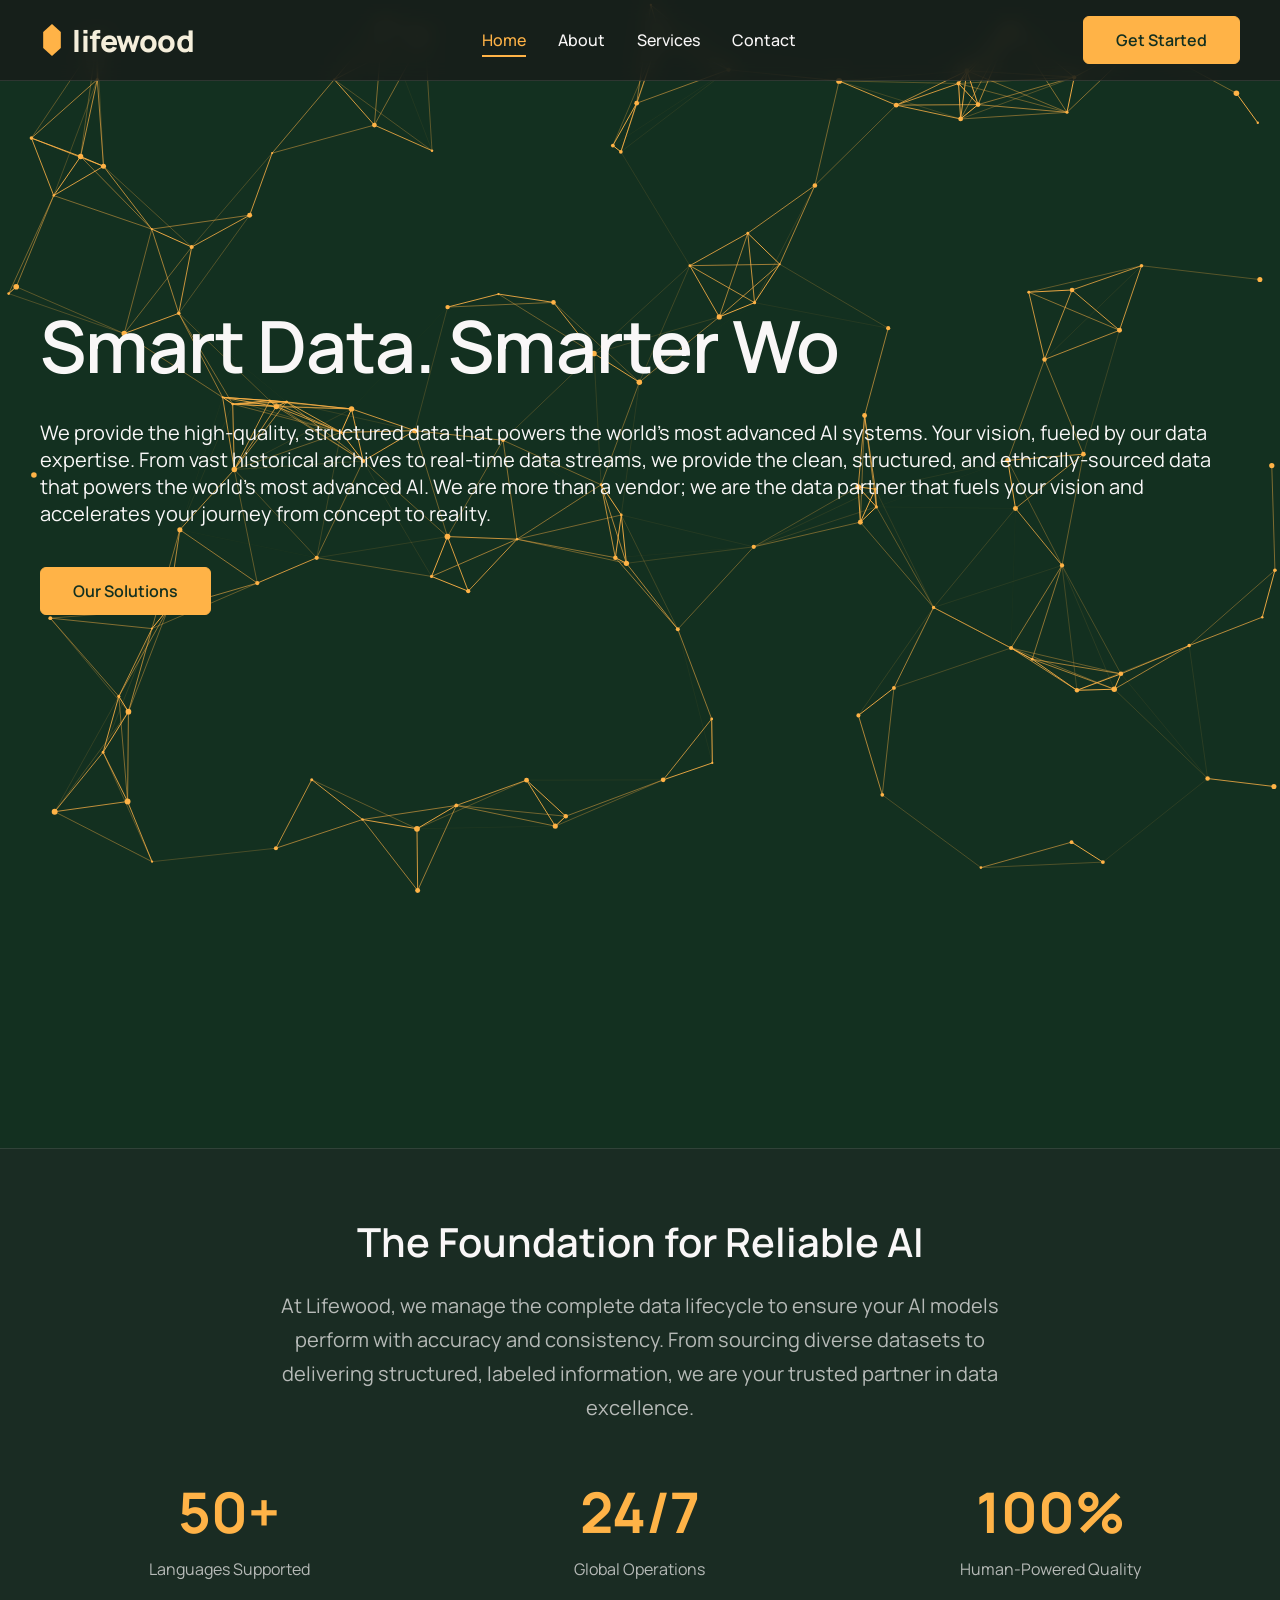
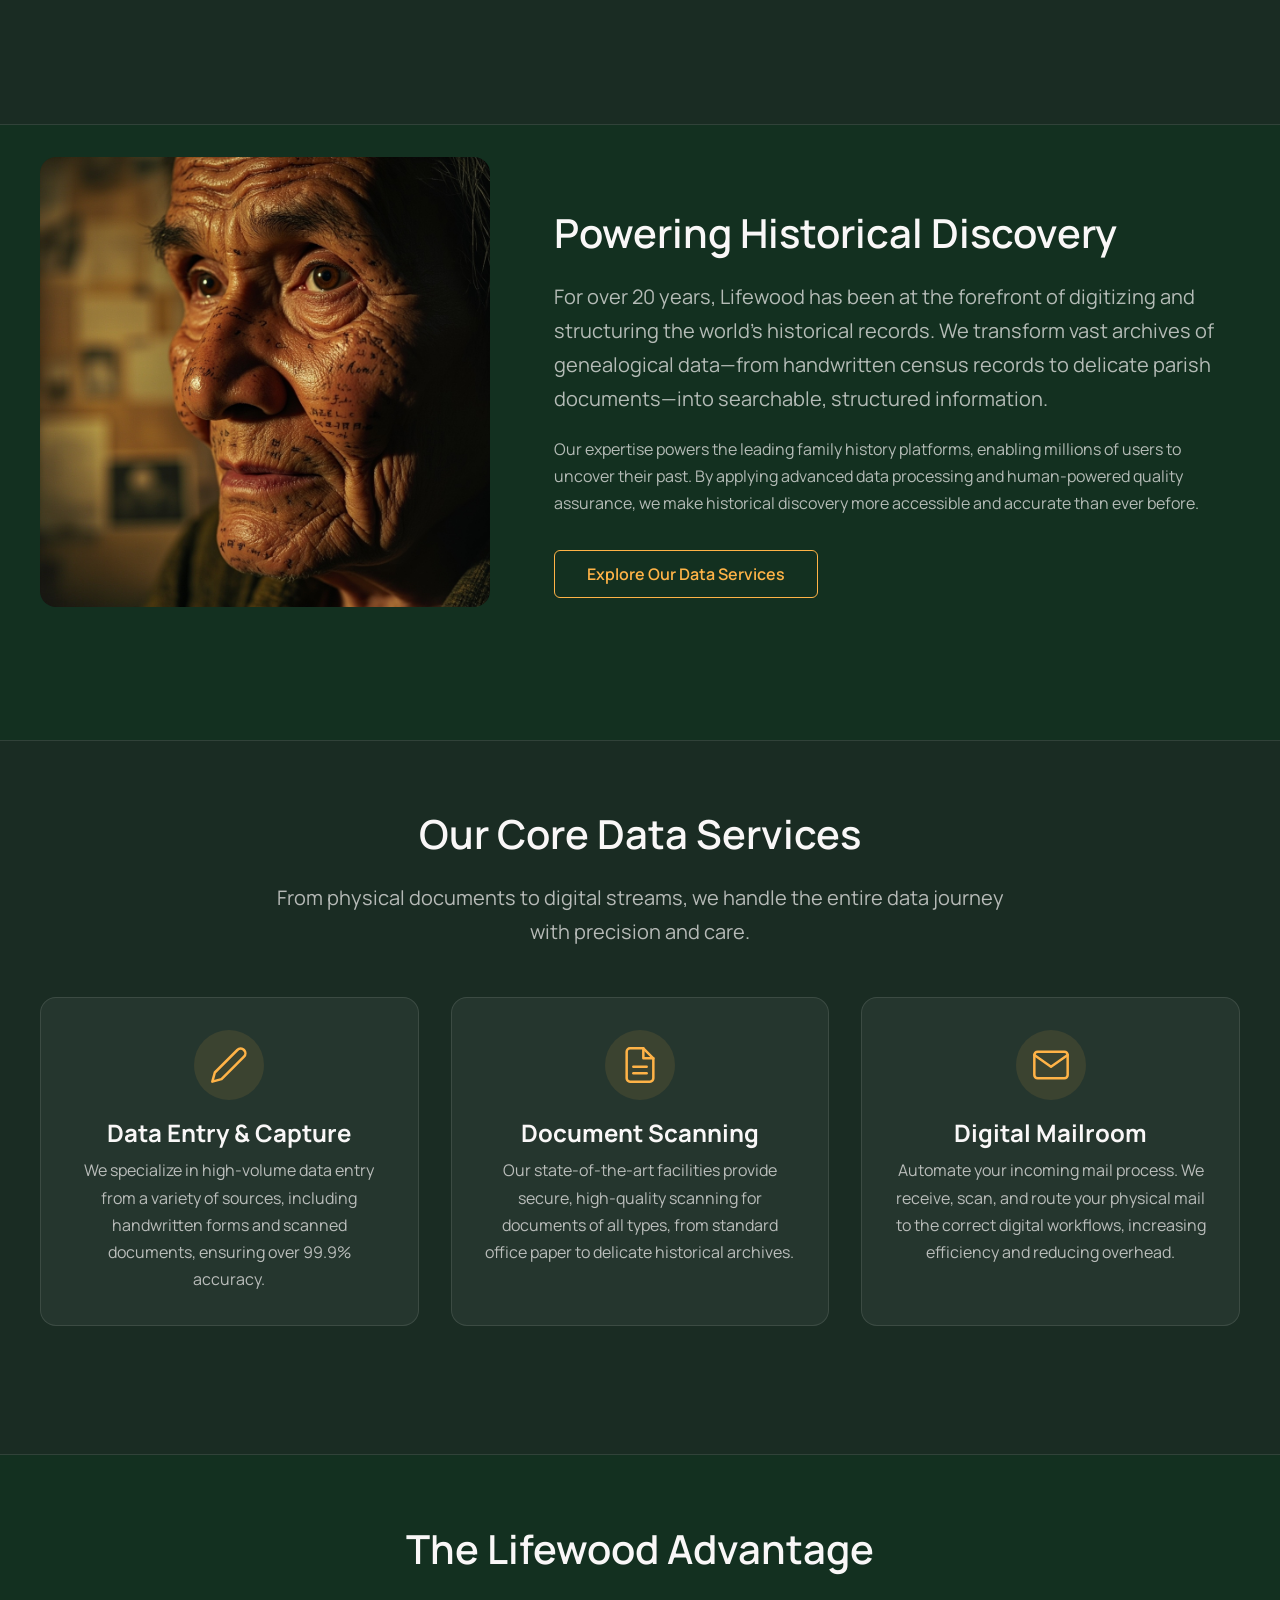
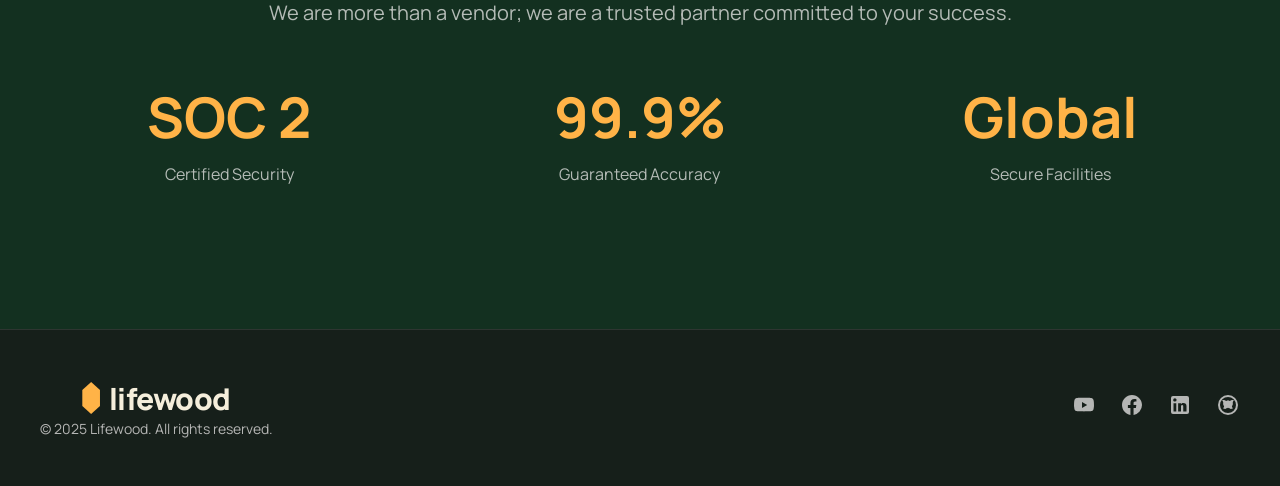
<file: index.html>
<!DOCTYPE html>
<html lang="en">
<head>
  <meta charset="UTF-8">
  <meta name="viewport" content="width=device-width, initial-scale=1.0">
  <title>Lifewood - Smart Data. Smarter World.</title>
  <style>
    /* ------------------- */
    /* ROOT & GLOBAL STYLES */
    /* ------------------- */
    :root {
      --brand-paper-bg: #f5eedb;
      --brand-dark-serpent: #133020;
      --brand-castleton-green: #046241;
      --brand-accent-saffron: #FFB347;
      --brand-white: #ffffff;
      --brand-sea-salt: #F9F7F7;
      /* Adjusted for dark theme */
      --brand-light-text-muted: rgba(249, 247, 247, 0.7);
      --red-600: #dc2626;
    }

    html { scroll-behavior: smooth; }

    body {
      margin: 0;
      font-family: 'Manrope', sans-serif;
      /* --- MODIFIED FOR DARK THEME --- */
      background-color: var(--brand-dark-serpent);
      color: var(--brand-sea-salt);
      -webkit-font-smoothing: antialiased;
      overflow-x: hidden;
    }

    /* --- NEW STYLE FOR CANVAS BACKGROUND --- */
    #particle-canvas {
      position: fixed;
      top: 0;
      left: 0;
      width: 100%;
      height: 100vh;
      z-index: -1; /* Places canvas behind all content */
    }

    /* ------------------- */
    /* HEADER & NAVIGATION */
    /* ------------------- */
    .header {
      /* --- MODIFIED HEADER COLOR --- */
      background-color: rgba(25, 25, 25, 0.7); /* Changed from dark green to dark charcoal */
      backdrop-filter: blur(10px);
      position: sticky;
      top: 0;
      z-index: 50;
      border-bottom: 1px solid rgba(249, 247, 247, 0.1);
    }

    .navbar { display: flex; justify-content: space-between; align-items: center; height: 80px; }

    .logo {
      display: flex;
      align-items: center;
      gap: 0.5rem;
      text-decoration: none;
      color: var(--brand-accent-saffron);
    }

    .logo-icon {
      height: 2rem;
      width: auto;
    }

    .logo-text {
      font-family: 'Manrope', sans-serif;
      font-size: 1.875rem;
      font-weight: 800;
      letter-spacing: -0.5px;
      color: #f5eedb; /* Changed for better contrast */
    }

    .nav-menu { display: none; list-style: none; margin: 0; padding: 0; align-items: center; gap: 2rem; }
    /* --- MODIFIED FOR DARK THEME --- */
    .nav-link { position: relative; text-decoration: none; color: var(--brand-sea-salt); font-weight: 500; transition: color 0.3s ease; padding-bottom: 4px; }
    .nav-link:hover { color: var(--brand-accent-saffron); }
    .nav-link.active { color: var(--brand-accent-saffron); border-bottom: 2px solid var(--brand-accent-saffron); }
    .nav-cta { display: none; }
    .mobile-menu-toggle { display: block; background: none; border: none; cursor: pointer; color: var(--brand-sea-salt); }
    .icon-menu, .icon-close { width: 2rem; height: 2rem; }
    /* --- MODIFIED FOR DARK THEME --- */
    .mobile-nav { display: none; position: fixed; inset: 0; background-color: rgba(19, 48, 32, 0.95); backdrop-filter: blur(8px); z-index: 100; }
    .mobile-nav.is-open { display: block; }
    .mobile-nav-header { display: flex; justify-content: flex-end; padding: 1.5rem; }
    .mobile-nav-links { display: flex; flex-direction: column; align-items: center; justify-content: center; height: calc(100% - 80px); list-style: none; padding: 0; margin: 0; gap: 2rem; }
    .mobile-nav-link { font-family: 'Manrope', sans-serif; font-size: 1.75rem; font-weight: 600; color: var(--brand-sea-salt); text-decoration: none; }

    /* ------------------- */
    /* BUTTONS */
    /* ------------------- */
    .btn { display: inline-block; padding: 0.75rem 2rem; border-radius: 0.375rem; text-decoration: none; font-family: 'Manrope', sans-serif; font-weight: 600; font-size: 1rem; transition: all 0.3s ease; border: 1px solid; }
    .btn-primary { background-color: var(--brand-accent-saffron); border-color: var(--brand-accent-saffron); color: var(--brand-dark-serpent); }
    .btn-primary:hover { background-color: #E79651; border-color: #E79651; transform: translateY(-2px); }
    .btn-secondary { border-color: var(--brand-accent-saffron); color: var(--brand-accent-saffron); }
    .btn-secondary:hover { background-color: var(--brand-accent-saffron); color: var(--brand-dark-serpent); transform: translateY(-2px); }

    /* ------------------- */
    /* PAGE STRUCTURE & TYPOGRAPHY */
    /* ------------------- */
    .container { max-width: 1200px; margin-inline: auto; padding-inline: 1.5rem; }
    main { padding-top: 80px; }
    section { padding-block: clamp(4rem, 10vw, 8rem); text-align: center; position: relative; }

    /* --- MODIFIED SECTION BACKGROUND --- */
    .section-bg {
      background-color: #1a2c23; /* A dark, desaturated green-gray for better harmony */
      border-top: 1px solid rgba(249, 247, 247, 0.1);
      border-bottom: 1px solid rgba(249, 247, 247, 0.1);
    }

    .page-header-section { padding-bottom: 2rem; }
    /* --- MODIFIED FOR DARK THEME --- */
    .page-title, .section-title, .content-block h2, .service-list-item h2, .contact-info h2 { font-family: 'Manrope', sans-serif; font-weight: 600; color: var(--brand-sea-salt); }
    .page-title { font-size: clamp(2.5rem, 6vw, 3.5rem); margin: 0; }
    .section-title { font-size: clamp(2rem, 5vw, 2.5rem); margin-bottom: 1rem; }
    .page-subtitle, .section-subtitle { font-size: 1.25rem; color: var(--brand-light-text-muted); max-width: 48rem; margin-inline: auto; line-height: 1.7; }

    /* --- MODIFIED HERO SECTION ALIGNMENT --- */
    .hero-section {
      min-height: calc(100vh - 80px);
      display: flex;
      align-items: flex-start; /* Changed from center to flex-start */
      justify-content: center;
      padding-top: clamp(4rem, 15vh, 10rem); /* Added significant, responsive top padding */
      padding-bottom: 2rem;
    }

    .hero-container { display: flex; flex-direction: column; align-items: center; gap: 2rem; }
    .hero-content { text-align: center; }
    /* --- MODIFIED FOR DARK THEME --- */
    .hero-title { font-family: 'Manrope', sans-serif; font-size: clamp(2.5rem, 8vw, 4.5rem); font-weight: 600; letter-spacing: -1px; margin: 0 0 1.5rem 0; color: var(--brand-sea-salt); }
    .hero-subtitle { margin-bottom: 2.5rem; }
    .hero-image-placeholder img { max-width: 100%; height: auto; border-radius: 1rem; }

    /* ------------------- */
    /* STATS GRID & BENTO GRID */
    /* ------------------- */
    .stats-grid { display: grid; grid-template-columns: repeat(auto-fit, minmax(200px, 1fr)); gap: 2rem; margin-top: 3rem; }
    .stat-card { text-align: center; }
    .stat-number { font-size: clamp(2.5rem, 6vw, 3.5rem); font-weight: 700; color: var(--brand-accent-saffron); margin: 0; }
    .stat-label { font-size: 1rem; color: var(--brand-light-text-muted); margin-top: 0.5rem; }
    .grid-section-wrapper { padding-top: 0; }
    .bento-grid { display: grid; gap: 1rem; }
    /* --- MODIFIED FOR DARK THEME --- */
    .grid-card { background: rgba(255, 255, 255, 0.05); padding: 1.5rem; border-radius: 1rem; border: 1px solid rgba(249, 247, 247, 0.1); backdrop-filter: blur(10px); transition: all 0.3s ease; text-align: left; }
    .grid-card:hover { border-color: rgba(249, 247, 247, 0.3); transform: translateY(-5px); box-shadow: 0 10px 20px rgba(0, 0, 0, 0.1); }
    .card-title { font-size: clamp(1.5rem, 4vw, 2rem); margin: 0 0 1rem 0; }
    .card-subtitle { font-size: 1.25rem; margin: 0; }
    .card-text { max-width: none; font-size: 1rem; color: var(--brand-light-text-muted); line-height: 1.7; }
    .card-service { display: flex; flex-direction: column; align-items: center; justify-content: center; text-align: center; gap: 0.75rem; }
    .service-icon { color: var(--brand-accent-saffron); background-color: rgba(255, 179, 71, 0.1); width: 50px; height: 50px; border-radius: 50%; display: flex; align-items: center; justify-content: center; font-size: 1.5rem; }

    /* ------------------- */
    /* CONTENT PAGES */
    /* ------------------- */
    .content-section { padding-top: 2rem; }
    .content-container, .services-list, .contact-layout { max-width: 800px; text-align: left; }
    .content-image { width: 100%; height: auto; border-radius: 1rem; margin-bottom: 2rem; }
    .content-block { margin-bottom: 2rem; }
    /* --- MODIFIED FOR DARK THEME --- */
    .content-block h2 { font-size: 1.75rem; color: var(--brand-accent-saffron); margin: 0 0 1rem 0; }
    .content-block p, .content-block li { color: var(--brand-light-text-muted); line-height: 1.7; }
    .content-block ul { list-style: none; padding-left: 0; }
    .content-block li { padding-left: 1.5rem; position: relative; margin-bottom: 0.5rem; }
    .content-block li::before { content: '■'; position: absolute; left: 0; color: var(--brand-accent-saffron); font-size: 0.8rem; }
    .service-list-item { border-bottom: 1px solid rgba(249, 247, 247, 0.1); padding-bottom: 2rem; margin-bottom: 2rem; display: flex; flex-direction: column; gap: 1.5rem; }
    .service-list-item:last-child { border-bottom: none; margin-bottom: 0; }
    .service-list-item h2 { font-size: 1.75rem; color: var(--brand-accent-saffron); margin: 0 0 0.5rem 0; }
    .service-list-item p { color: var(--brand-light-text-muted); line-height: 1.7; margin: 0; }
    .img-placeholder img { width: 100%; border-radius: 0.5rem; }
    .contact-layout { display: grid; gap: 3rem; max-width: 1000px; }
    .contact-info h2 { font-size: 1.75rem; color: var(--brand-accent-saffron); margin: 0 0 1rem 0; }
    .contact-info p { line-height: 1.7; color: var(--brand-light-text-muted); }
    .contact-info a { color: var(--brand-accent-saffron); text-decoration: none; transition: color 0.3s; }
    .contact-info a:hover { color: #E79651; }
    .info-block { margin-top: 1.5rem; }
    .info-block h3 { font-size: 1.25rem; color: var(--brand-sea-salt); margin: 0 0 0.25rem 0; }
    .info-block p { margin: 0; }

    /* --- NEW: FEATURE SECTION STYLES --- */
    .feature-section {
      display: flex;
      flex-direction: column;
      align-items: center;
      gap: 2rem;
      text-align: center;
    }

    .feature-image {
      flex: 1;
      max-width: 450px;
    }

    .feature-image img {
      width: 100%;
      height: auto;
      border-radius: 1rem;
    }

    .feature-content {
      flex: 1;
      text-align: left;
    }

    /* --- NEW: SERVICES GRID STYLES (MODIFIED FOR IMAGES) --- */
    .services-grid {
      display: grid;
      grid-template-columns: repeat(auto-fit, minmax(280px, 1fr));
      gap: 2rem;
      margin-top: 3rem;
      /* text-align: left; /* <<< REMOVED THIS LINE */
    }

    .service-card {
      background-color: rgba(255, 255, 255, 0.05);
      border-radius: 1rem;
      border: 1px solid rgba(249, 247, 247, 0.1);
      transition: all 0.3s ease;
      overflow: hidden; /* Important: Keeps the image within the rounded corners */
      text-align: center; /* <<< ADDED THIS LINE to center icon and text */
    }

    .service-card:hover {
      transform: translateY(-5px);
      border-color: var(--brand-accent-saffron);
    }
    
    /* --- NEW STYLE: ADDED TO FIX ICON --- */
    .service-card-icon {
        margin-top: 2rem;
        margin-bottom: 1rem;
        display: inline-flex;
        align-items: center;
        justify-content: center;
        height: 70px;
        width: 70px;
        background-color: rgba(255, 179, 71, 0.1);
        border-radius: 50%;
        color: var(--brand-accent-saffron);
    }

    .service-card-image {
      width: 100%;
      height: 180px;
      object-fit: cover; /* Ensures image covers the area without distortion */
      display: block;
    }

    .service-card-content {
      padding: 0 2rem 2rem; /* Padding for the text content below the icon/image */
    }

    .service-card h3 {
      font-size: 1.5rem;
      margin: 0 0 0.5rem 0;
      color: var(--brand-sea-salt);
    }

    .service-card p {
      color: var(--brand-light-text-muted);
      line-height: 1.7;
      margin: 0;
    }

    /* --- NEW: TIMELINE STYLES --- */
    .timeline {
      margin-top: 3rem;
      position: relative;
      max-width: 600px;
      margin-inline: auto;
    }

    .timeline::after {
      content: '';
      position: absolute;
      width: 2px;
      background-color: rgba(255, 179, 71, 0.3);
      top: 0;
      bottom: 0;
      left: 50%;
      margin-left: -1px;
    }

    .timeline-item {
      padding: 1rem 2.5rem;
      position: relative;
      width: 50%;
    }

    .timeline-item:nth-child(odd) {
      left: 0;
      text-align: right;
      padding-right: 3rem;
    }

    .timeline-item:nth-child(even) {
      left: 50%;
      text-align: left;
      padding-left: 3rem;
    }

    .timeline-item::after {
      content: '';
      position: absolute;
      width: 16px;
      height: 16px;
      right: -8px;
      background-color: var(--brand-dark-serpent);
      border: 3px solid var(--brand-accent-saffron);
      top: 20px;
      border-radius: 50%;
      z-index: 1;
    }

    .timeline-item:nth-child(even)::after {
      left: -8px;
    }

    .timeline-content h3 {
      margin: 0 0 0.5rem 0;
      color: var(--brand-accent-saffron);
      font-size: 1.25rem;
    }

    .timeline-content p {
      margin: 0;
      color: var(--brand-light-text-muted);
    }

    /* --- NEW: BENEFITS GRID STYLES --- */
    .benefits-grid {
      display: grid;
      grid-template-columns: repeat(auto-fit, minmax(280px, 1fr));
      gap: 2rem;
      margin-top: 3rem;
    }

    .benefit-card {
      text-align: center;
    }

    .benefit-card-icon {
      font-size: 2.5rem;
      color: var(--brand-accent-saffron);
      margin-bottom: 1rem;
      background-color: rgba(255, 179, 71, 0.1);
      width: 80px;
      height: 80px;
      border-radius: 50%;
      display: inline-flex;
      align-items: center;
      justify-content: center;
    }

    .benefit-card h3 {
      font-size: 1.5rem;
      margin: 0 0 0.5rem 0;
      color: var(--brand-sea-salt);
    }

    .benefit-card p {
      color: var(--brand-light-text-muted);
      line-height: 1.7;
      margin: 0;
    }

    /* ------------------- */
    /* FORM STYLES */
    /* ------------------- */
    /* --- MODIFIED FOR DARK THEME --- */
    .contact-form { background-color: rgba(255, 255, 255, 0.05); padding: 2rem; border-radius: 1rem; border: 1px solid rgba(249, 247, 247, 0.1); }
    .form-grid { display: grid; gap: 1.5rem; }
    .form-group { display: flex; flex-direction: column; }
    .form-group label { margin-bottom: 0.5rem; font-weight: 500; color: var(--brand-light-text-muted); }
    .form-group input, .form-group textarea { width: 100%; padding: 0.75rem 1rem; background-color: rgba(0,0,0,0.2); border: 1px solid rgba(249, 247, 247, 0.2); border-radius: 0.375rem; color: var(--brand-sea-salt); box-sizing: border-box; font-family: 'Manrope', sans-serif; font-size: 1rem; }
    .form-group input:focus, .form-group textarea:focus { outline: none; border-color: var(--brand-accent-saffron); box-shadow: 0 0 0 2px rgba(255, 179, 71, 0.2); }
    .form-submit { margin-top: 2rem; }
    .form-feedback { margin-bottom: 1rem; text-align: center; font-weight: 500; padding: 0.75rem; border-radius: 0.375rem; display: none; }
    .form-feedback.error { color: var(--red-600); background-color: rgba(220, 38, 38, 0.1); display: block; }
    .form-feedback.success { color: var(--brand-castleton-green); background-color: rgba(4, 98, 65, 0.1); display: block; }

    /* ------------------- */
    /* FOOTER */
    /* ------------------- */
    /* --- MODIFIED FOOTER TO MATCH HEADER --- */
    .footer {
      background-color: rgba(25, 25, 25, 0.7); /* Match header color */
      backdrop-filter: blur(10px); /* Match header blur effect */
      border-top: 1px solid rgba(249, 247, 247, 0.1);
      padding: 3rem 0;
      text-align: center;
    }

    .footer-container { display: flex; flex-direction: column; align-items: center; gap: 1.5rem; }
    .footer-logo { justify-content: center; }
    .footer-text { margin: 0; font-size: 0.875rem; color: var(--brand-light-text-muted); }
    .footer-social { display: flex; gap: 1.5rem; }
    .social-link { color: var(--brand-light-text-muted); transition: color 0.3s ease; }
    .social-link:hover { color: var(--brand-accent-saffron); }
    .social-link svg { width: 1.5rem; height: 1.5rem; }

    /* ------------------- */
    /* ANIMATIONS & RESPONSIVENESS */
    /* ------------------- */
    .fade-in-section { opacity: 0; transform: translateY(30px); transition: opacity 0.8s ease-out, transform 0.8s ease-out; }
    .fade-in-section.visible { opacity: 1; transform: translateY(0); }

    @media (min-width: 768px) {
      .nav-cta { display: inline-block; }
      .mobile-menu-toggle { display: none; }
      .nav-menu { display: flex; }
      .hero-container { flex-direction: row; justify-content: space-between; align-items: center; }
      .hero-content { text-align: left; font-size: 20px; flex: 1; }
      /* Hero image placeholder is removed, so no need for this rule */
      /* .hero-image-placeholder { flex: 1; max-width: 50%; } */
      .bento-grid { grid-template-columns: repeat(4, 1fr); grid-template-rows: auto; grid-template-areas: "large large stat1 service1" "large large stat2 service2" "service3 service4 service5 service6"; }
      .card-large { grid-area: large; }
      .card-stat:nth-of-type(2) { grid-area: stat1; }
      .card-stat:nth-of-type(3) { grid-area: stat2; }
      .card-service:nth-of-type(4) { grid-area: service1; }
      .card-service:nth-of-type(5) { grid-area: service2; }
      .card-service:nth-of-type(6) { grid-area: service3; }
      .card-service:nth-of-type(7) { grid-area: service4; }
      .card-service:nth-of-type(8) { grid-area: service5; }
      .card-service:nth-of-type(9) { grid-area: service6; }
      .service-list-item { flex-direction: row; align-items: center; justify-content: space-between; }
      .service-content { flex: 2; }
      .img-placeholder { flex: 1; text-align: right; }
      .contact-layout { grid-template-columns: 1fr 1.5fr; align-items: start; }
      .form-grid { grid-template-columns: 1fr 1fr; }
      .footer-container { flex-direction: row; justify-content: space-between; }
      .feature-section {
        flex-direction: row; /* Side-by-side on larger screens */
        text-align: left;
        gap: 4rem;
      }
    }

    @media (min-width: 1024px) {
      .bento-grid { grid-template-areas: "large large stat1 stat2" "large large service1 service2" "service3 service4 service5 service6"; }
    }
  </style>
  <link rel="preconnect" href="https://fonts.googleapis.com">
  <link rel="preconnect" href="https://fonts.gstatic.com" crossorigin>
  <link href="https://fonts.googleapis.com/css2?family=Manrope:wght@400;500;600;700&display=swap" rel="stylesheet">
  <!-- <link href="style.css" rel="stylesheet"> This is commented out as the styles are embedded -->
</head>
<body>
  <!-- Canvas for the AI background animation -->
  <canvas id="particle-canvas"></canvas>

  <header class="header">
    <nav class="navbar container">
      <a href="index.html" class="logo">
        <svg class="logo-icon" width="24" height="32" viewBox="0 0 24 42" fill="none" xmlns="http://www.w3.org/2000/svg"><path d="M12 0L23.5962 10.5V31.5L12 42L0.403847 31.5V10.5L12 0Z" fill="currentColor"/></svg>
        <span class="logo-text">lifewood</span>
      </a>
      <ul id="desktop-nav" class="nav-menu">
        <li><a href="index.html" class="nav-link">Home</a></li>
        <li><a href="about.html" class="nav-link">About</a></li>
        <li><a href="services.html" class="nav-link">Services</a></li>
        <li><a href="contact.html" class="nav-link">Contact</a></li>
      </ul>
      <a href="contact.html" class="btn btn-primary nav-cta">Get Started</a>
      <button id="mobile-menu-button" class="mobile-menu-toggle"><svg class="icon-menu" fill="none" stroke="currentColor" viewBox="0 0 24 24"><path stroke-linecap="round" stroke-linejoin="round" stroke-width="2" d="M4 6h16M4 12h16m-7 6h7"></path></svg></button>
    </nav>
  </header>

  <div id="mobile-menu" class="mobile-nav">
      <div class="mobile-nav-header"><button id="close-menu-button" class="mobile-menu-toggle"><svg class="icon-close" fill="none" stroke="currentColor" viewBox="0 0 24 24"><path stroke-linecap="round" stroke-linejoin="round" stroke-width="2" d="M6 18L18 6M6 6l12 12"></path></svg></button></div>
      <ul class="mobile-nav-links">
          <li><a href="index.html" class="mobile-nav-link">Home</a></li>
          <li><a href="about.html" class="mobile-nav-link">About</a></li>
          <li><a href="services.html" class="mobile-nav-link">Services</a></li>
          <li><a href="contact.html" class="mobile-nav-link">Contact</a></li>
      </ul>
  </div>

  <main>
    <section id="home" class="hero-section">
      <div class="container hero-container">
        <div class="hero-content">
            <h1 id="hero-title" class="hero-title"></h1>
            <p class="hero-subtitle">We provide the high-quality, structured data that powers the world's most advanced AI systems. Your vision, fueled by our data expertise. From vast historical archives to real-time data streams, we provide the clean, structured, and ethically-sourced data that powers the world's most advanced AI. We are more than a vendor; we are the data partner that fuels your vision and accelerates your journey from concept to reality.</p>
            <a href="services.html" class="btn btn-primary">Our Solutions</a>
        </div>
      </div>
    </section>

    <section class="content-section fade-in-section section-bg">
        <div class="container text-center">
            <h2 class="section-title">The Foundation for Reliable AI</h2>
            <p class="section-subtitle">At Lifewood, we manage the complete data lifecycle to ensure your AI models perform with accuracy and consistency. From sourcing diverse datasets to delivering structured, labeled information, we are your trusted partner in data excellence.</p>
            <div class="stats-grid">
                <div class="stat-card"><p class="stat-number">50+</p><p class="stat-label">Languages Supported</p></div>
                <div class="stat-card"><p class="stat-number">24/7</p><p class="stat-label">Global Operations</p></div>
                <div class="stat-card"><p class="stat-number">100%</p><p class="stat-label">Human-Powered Quality</p></div>
            </div>
        </div>
    </section>

    <section class="content-section fade-in-section">
        <div class="container feature-section">
            <div class="feature-image">
                <img src="img/genea.jpg" alt="Archival documents and historical records for genealogy research">
            </div>
            <div class="feature-content">
                <h2 class="section-title" style="text-align: left;">Powering Historical Discovery</h2>
                <p class="section-subtitle" style="text-align: left; max-width: none;">For over 20 years, Lifewood has been at the forefront of digitizing and structuring the world's historical records. We transform vast archives of genealogical data—from handwritten census records to delicate parish documents—into searchable, structured information.</p>
                <p style="color: var(--brand-light-text-muted); line-height: 1.7;">Our expertise powers the leading family history platforms, enabling millions of users to uncover their past. By applying advanced data processing and human-powered quality assurance, we make historical discovery more accessible and accurate than ever before.</p>
                <a href="services.html" class="btn btn-secondary" style="margin-top: 1rem;">Explore Our Data Services</a>
            </div>
        </div>
    </section>

    <!-- NEW CORE SERVICES SECTION -->
    <section class="content-section fade-in-section section-bg">
        <div class="container text-center">
            <h2 class="section-title">Our Core Data Services</h2>
            <p class="section-subtitle">From physical documents to digital streams, we handle the entire data journey with precision and care.</p>
            <div class="services-grid">
                <!-- Card 1: Fixed -->
                <div class="service-card">
                    <div class="service-card-icon">
                        <svg xmlns="http://www.w3.org/2000/svg" width="40" height="40" viewBox="0 0 24 24" fill="none" stroke="currentColor" stroke-width="1.5" stroke-linecap="round" stroke-linejoin="round"><path d="M17 3a2.828 2.828 0 1 1 4 4L7.5 20.5 2 22l1.5-5.5L17 3z"></path></svg>
                    </div>
                    <div class="service-card-content">
                        <h3>Data Entry & Capture</h3>
                        <p>We specialize in high-volume data entry from a variety of sources, including handwritten forms and scanned documents, ensuring over 99.9% accuracy.</p>
                    </div>
                </div>
                <!-- Card 2: Fixed -->
                <div class="service-card">
                    <div class="service-card-icon">
                        <svg xmlns="http://www.w3.org/2000/svg" width="40" height="40" viewBox="0 0 24 24" fill="none" stroke="currentColor" stroke-width="1.5" stroke-linecap="round" stroke-linejoin="round"><path d="M14 2H6a2 2 0 0 0-2 2v16a2 2 0 0 0 2 2h12a2 2 0 0 0 2-2V8z"></path><polyline points="14 2 14 8 20 8"></polyline><line x1="16" y1="13" x2="8" y2="13"></line><line x1="16" y1="17" x2="8" y2="17"></line></svg>
                    </div>
                    <div class="service-card-content">
                        <h3>Document Scanning</h3>
                        <p>Our state-of-the-art facilities provide secure, high-quality scanning for documents of all types, from standard office paper to delicate historical archives.</p>
                    </div>
                </div>
                <!-- Card 3: Fixed -->
                <div class="service-card">
                    <div class="service-card-icon">
                        <svg xmlns="http://www.w3.org/2000/svg" width="40" height="40" viewBox="0 0 24 24" fill="none" stroke="currentColor" stroke-width="1.5" stroke-linecap="round" stroke-linejoin="round"><path d="M4 4h16c1.1 0 2 .9 2 2v12c0 1.1-.9 2-2 2H4c-1.1 0-2-.9-2-2V6c0-1.1.9-2 2-2z"></path><polyline points="22,6 12,13 2,6"></polyline></svg>
                    </div>
                    <div class="service-card-content">
                        <h3>Digital Mailroom</h3>
                        <p>Automate your incoming mail process. We receive, scan, and route your physical mail to the correct digital workflows, increasing efficiency and reducing overhead.</p>
                    </div>
                </div>
            </div>
        </div>
    </section>
    <!-- END OF NEW SECTION -->

    <!-- NEW ADVANTAGE SECTION -->
    <section class="content-section fade-in-section">
        <div class="container text-center">
            <h2 class="section-title">The Lifewood Advantage</h2>
            <p class="section-subtitle">We are more than a vendor; we are a trusted partner committed to your success.</p>
            <div class="stats-grid">
                <div class="stat-card">
                    <p class="stat-number">SOC 2</p>
                    <p class="stat-label">Certified Security</p>
                </div>
                <div class="stat-card">
                    <p class="stat-number">99.9%</p>
                    <p class="stat-label">Guaranteed Accuracy</p>
                </div>
                <div class="stat-card">
                    <p class="stat-number">Global</p>
                    <p class="stat-label">Secure Facilities</p>
                </div>
            </div>
        </div>
    </section>
    <!-- END OF NEW SECTION -->

  </main>

  <footer class="footer">
    <div class="container footer-container">
        <div class="footer-info">
            <a href="index.html" class="logo footer-logo">
                <svg class="logo-icon" width="24" height="42" viewBox="0 0 24 42" fill="none" xmlns="http://www.w3.org/2000/svg"><path d="M12 0L23.5962 10.5V31.5L12 42L0.403847 31.5V10.5L12 0Z" fill="currentColor"/></svg>
                <span class="logo-text">lifewood</span>
            </a>
            <p class="footer-text">© 2025 Lifewood. All rights reserved.</p>
        </div>
        <div class="footer-social">
            <!-- YouTube -->
            <a href="https://www.youtube.com/@LifewoodDataTechnology" target="_blank" class="social-link" aria-label="YouTube">
                <svg fill="currentColor" viewBox="0 0 24 24"><path d="M10,15L15.19,12L10,9V15M21.56,7.17C21.69,7.64 21.78,8.27 21.84,9.07C21.91,9.87 21.94,10.56 21.94,11.16L22,12C22,12.84 21.94,13.5 21.88,14.08C21.79,14.85 21.69,15.5 21.56,15.97C21.31,16.9 20.73,17.69 19.96,17.96C19.43,18.11 18.22,18.26 16.38,18.34C14.54,18.42 12.97,18.44 12,18.44C11.03,18.44 9.46,18.42 7.62,18.34C5.78,18.26 4.57,18.11 4.04,17.96C3.27,17.69 2.69,16.9 2.44,15.97C2.31,15.5 2.21,14.85 2.16,14.08C2.06,13.5 2,12.84 2,12L2.06,11.16C2.06,10.56 2.09,9.87 2.16,9.07C2.22,8.27 2.31,7.64 2.44,7.17C2.69,6.24 3.27,5.45 4.04,5.18C4.57,5.03 5.78,4.88 7.62,4.8C9.46,4.72 11.03,4.7 12,4.7C12.97,4.7 14.54,4.72 16.38,4.8C18.22,4.88 19.43,5.03 19.96,5.18C20.73,5.45 21.31,6.24 21.56,7.17Z"/></svg>
            </a>
            <!-- Facebook -->
            <a href="https://www.facebook.com/LifewoodPH" target="_blank" class="social-link" aria-label="Facebook">
                <svg fill="currentColor" viewBox="0 0 24 24"><path d="M12 2.04C6.5 2.04 2 6.53 2 12.06C2 17.06 5.66 21.21 10.44 21.96V14.96H7.9V12.06H10.44V9.85C10.44 7.34 11.93 5.96 14.22 5.96C15.31 5.96 16.45 6.15 16.45 6.15V8.62H15.19C13.95 8.62 13.56 9.39 13.56 10.18V12.06H16.34L15.89 14.96H13.56V21.96A10.01 10.01 0 0 0 22 12.06C22 6.53 17.5 2.04 12 2.04Z"/></svg>
            </a>
            <!-- LinkedIn -->
            <a href="https://ph.linkedin.com/company/lifewood-data-technology-ltd. target="_blank" class="social-link" aria-label="LinkedIn">
                <svg fill="currentColor" viewBox="0 0 24 24"><path d="M19,3A2,2 0 0,1 21,5V19A2,2 0 0,1 19,21H5A2,2 0 0,1 3,19V5A2,2 0 0,1 5,3H19M18.5,18.5V13.2A3.26,3.26 0 0,0 15.24,9.94C14.39,9.94 13.4,10.43 13,11.25V10.13H10.13V18.5H13V13.57C13,12.8 13.09,12.03 14.17,12.03C15.24,12.03 15.24,12.97 15.24,13.64V18.5H18.5M6.88,8.56A1.68,1.68 0 0,0 8.56,6.88C8.56,6 7.78,5.2 6.88,5.2A1.68,1.68 0 0,0 5.2,6.88C5.2,7.78 6,8.56 6.88,8.56M8.27,18.5V10.13H5.5V18.5H8.27Z"/></svg>
            </a>
            <!-- Website -->
            <a href="https://www.lifewood.com/" target="_blank" class="social-link" aria-label="Website">
                <svg fill="currentColor" viewBox="0 0 24 24"><path d="M12,2A10,10 0 0,0 2,12A10,10 0 0,0 12,22A10,10 0 0,0 22,12A10,10 0 0,0 12,2M12,20A8,8 0 0,1 4,12A8,8 0 0,1 12,4A8,8 0 0,1 20,12A8,8 0 0,1 12,20M16.9,15.6C16.5,14.9 16.2,14.2 15.9,13.5C16.3,12.8 16.6,12 16.9,11.3C16.8,10.6 16.8,9.9 16.8,9.2C17.1,8.5 17.5,7.8 17.9,7.1C17.2,7 16.5,6.9 15.8,6.9C15.1,7.2 14.4,7.6 13.8,8.1L12,7.2L10.2,8.1C9.6,7.6 8.9,7.2 8.2,6.9C7.5,6.9 6.8,7 6.1,7.1C6.5,7.8 6.9,8.5 7.2,9.2C7.2,9.9 7.2,10.6 7.1,11.3C7.4,12 7.7,12.8 8.1,13.5C7.8,14.2 7.5,14.9 7.1,15.6C7.8,15.8 8.5,15.9 9.2,15.9C9.9,15.6 10.6,15.2 11.2,14.7L12,15.2L12.8,14.7C13.4,15.2 14.1,15.6 14.8,15.9C15.5,15.9 16.2,15.8 16.9,15.6Z"/></svg>
            </a>
        </div>
    </div>
  </footer>
  <script src="script.js"></script>
</body>
</html>
</file>
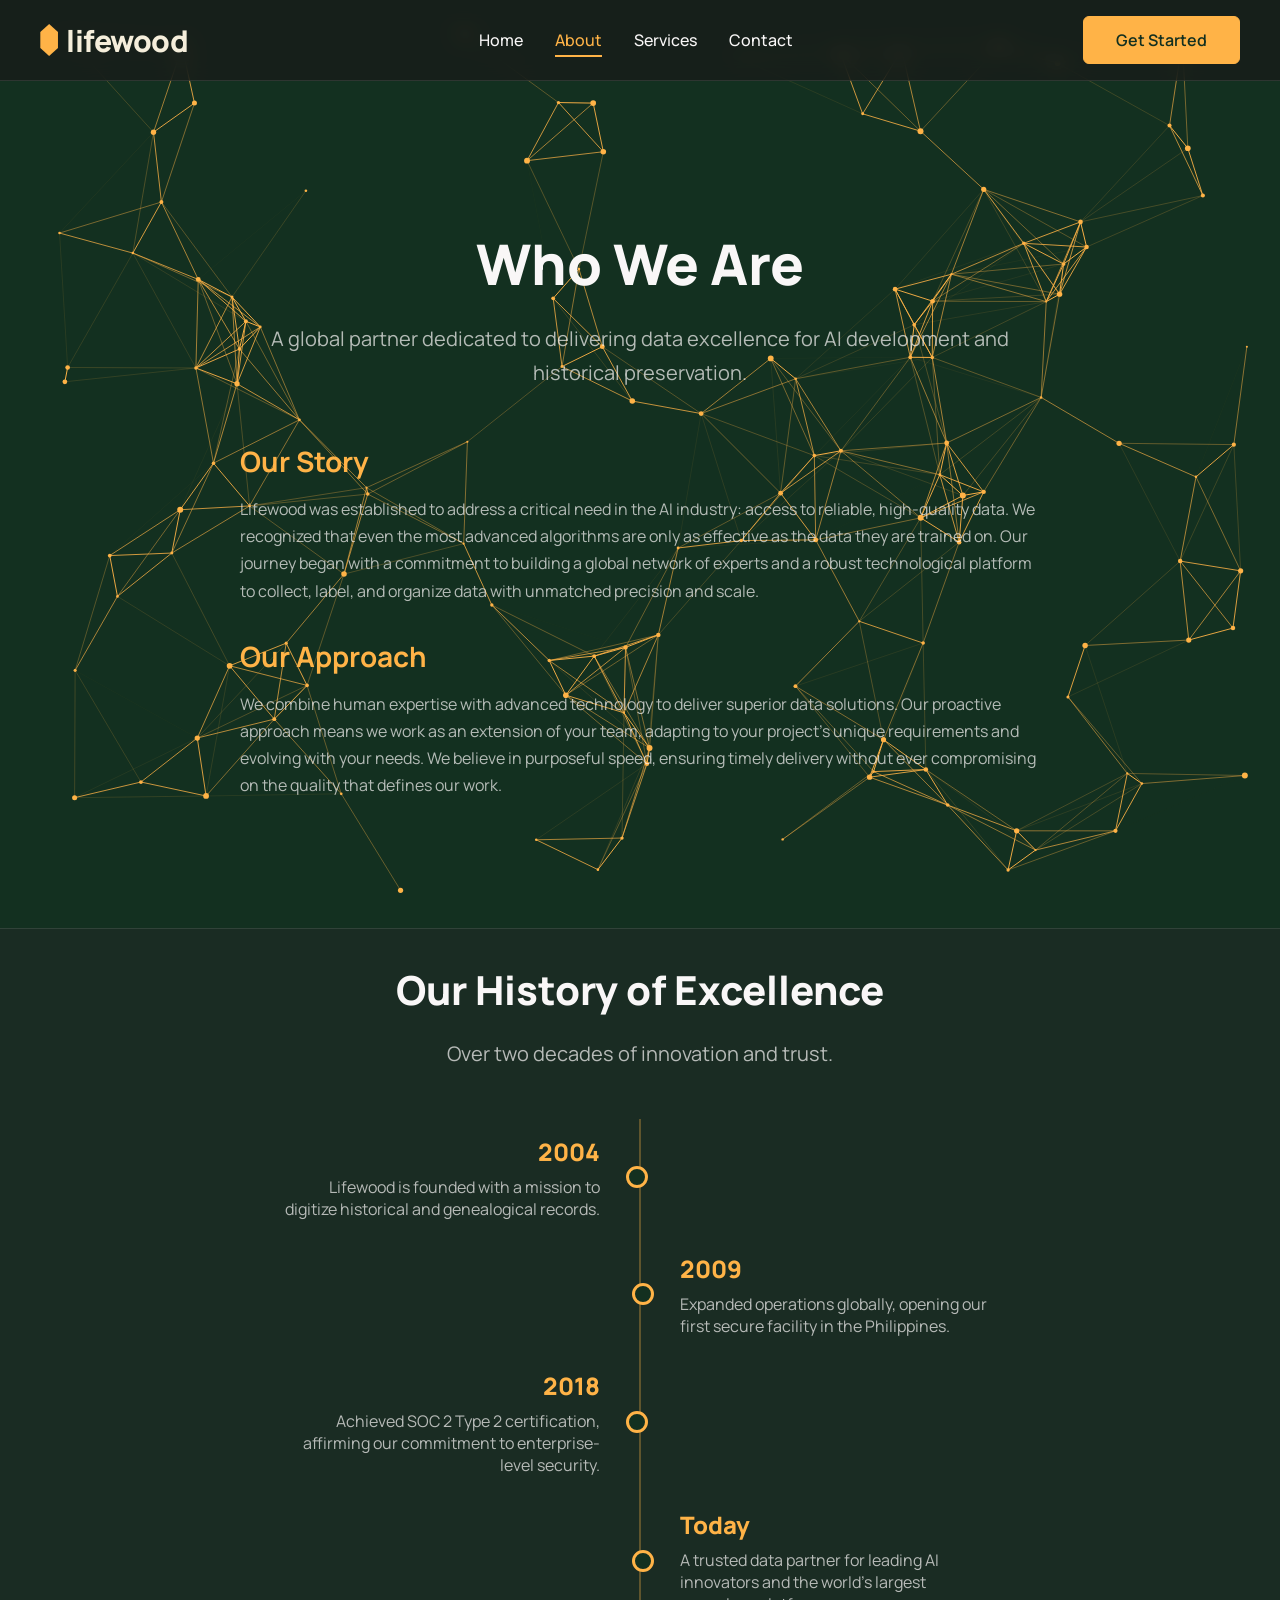
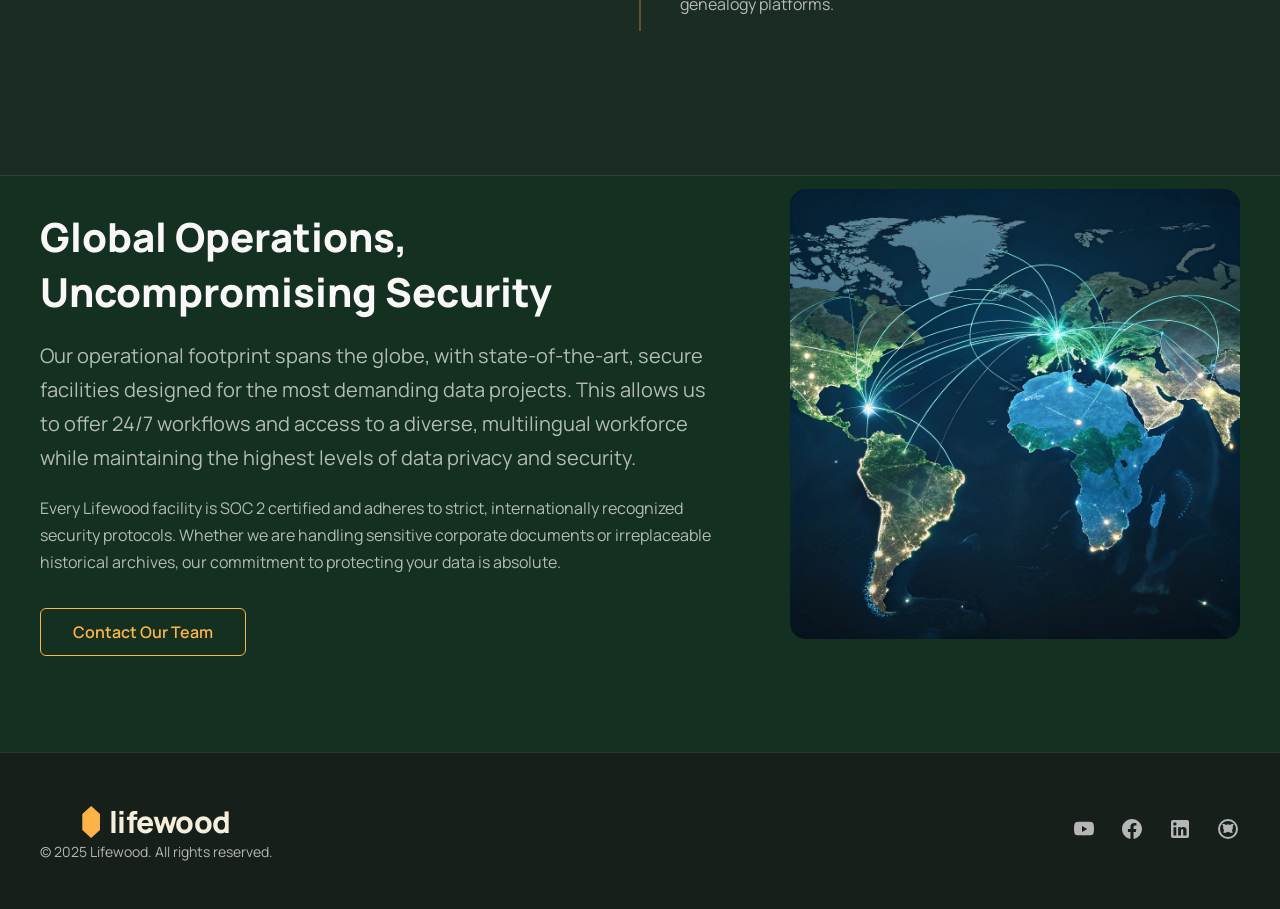
<file: about.html>
<!DOCTYPE html>
<html lang="en">
<head>
  <meta charset="UTF-8">
  <meta name="viewport" content="width=device-width, initial-scale=1.0">
  <title>About Lifewood - Global Data Solutions</title>
  <link rel="preconnect" href="https://fonts.googleapis.com">
  <link rel="preconnect" href="https://fonts.gstatic.com" crossorigin>
  <link href="https://fonts.googleapis.com/css2?family=Manrope:wght@400;500;600;700;800&display=swap" rel="stylesheet">
  <style>
    /* 
      This is the complete and corrected style block.
      It includes the fix for the timeline AND the styles for the button.
    */
    
    /* ------------------- */
    /* ROOT & GLOBAL STYLES */
    /* ------------------- */
    :root {
      --brand-dark-serpent: #133020;
      --brand-accent-saffron: #FFB347;
      --brand-white: #ffffff;
      --brand-sea-salt: #F9F7F7;
      --brand-light-text-muted: rgba(249, 247, 247, 0.7);
    }
    html { scroll-behavior: smooth; }
    body {
      margin: 0;
      font-family: 'Manrope', sans-serif;
      background-color: var(--brand-dark-serpent);
      color: var(--brand-sea-salt);
      -webkit-font-smoothing: antialiased;
      overflow-x: hidden;
    }
    #particle-canvas {
      position: fixed; top: 0; left: 0; width: 100%; height: 100vh; z-index: -1;
    }

    /* ------------------- */
    /* HEADER & NAVIGATION */
    /* ------------------- */
    .header {
      background-color: rgba(25, 25, 25, 0.7); backdrop-filter: blur(10px); position: sticky; top: 0; z-index: 50; border-bottom: 1px solid rgba(249, 247, 247, 0.1);
    }
    .navbar { display: flex; justify-content: space-between; align-items: center; height: 80px; }
    .logo { display: flex; align-items: center; gap: 0.5rem; text-decoration: none; color: var(--brand-accent-saffron); }
    .logo-icon { height: 2rem; width: auto; }
    .logo-text { font-family: 'Manrope', sans-serif; font-size: 1.875rem; font-weight: 800; letter-spacing: -0.5px; color: #f5eedb; }
    .nav-menu { display: none; list-style: none; margin: 0; padding: 0; align-items: center; gap: 2rem; }
    .nav-link { position: relative; text-decoration: none; color: var(--brand-sea-salt); font-weight: 500; transition: color 0.3s ease; padding-bottom: 4px; }
    .nav-link:hover { color: var(--brand-accent-saffron); }
    .nav-link.active { color: var(--brand-accent-saffron); border-bottom: 2px solid var(--brand-accent-saffron); }
    .nav-cta { display: none; }
    .mobile-menu-toggle { display: block; background: none; border: none; cursor: pointer; color: var(--brand-sea-salt); }
    .icon-menu, .icon-close { width: 2rem; height: 2rem; }
    .mobile-nav { display: none; position: fixed; inset: 0; background-color: rgba(19, 48, 32, 0.95); backdrop-filter: blur(8px); z-index: 100; }
    .mobile-nav.is-open { display: block; }
    .mobile-nav-header { display: flex; justify-content: flex-end; padding: 1.5rem; }
    .mobile-nav-links { display: flex; flex-direction: column; align-items: center; justify-content: center; height: calc(100% - 80px); list-style: none; padding: 0; margin: 0; gap: 2rem; }
    .mobile-nav-link { font-family: 'Manrope', sans-serif; font-size: 1.75rem; font-weight: 600; color: var(--brand-sea-salt); text-decoration: none; }

    /* ------------------- */
    /* BUTTONS (RESTORED) */
    /* ------------------- */
    .btn { display: inline-block; padding: 0.75rem 2rem; border-radius: 0.375rem; text-decoration: none; font-family: 'Manrope', sans-serif; font-weight: 600; font-size: 1rem; transition: all 0.3s ease; border: 1px solid; }
    .btn-primary { background-color: var(--brand-accent-saffron); border-color: var(--brand-accent-saffron); color: var(--brand-dark-serpent); }
    .btn-primary:hover { background-color: #E79651; border-color: #E79651; transform: translateY(-2px); }
    .btn-secondary { border-color: var(--brand-accent-saffron); color: var(--brand-accent-saffron); }
    .btn-secondary:hover { background-color: var(--brand-accent-saffron); color: var(--brand-dark-serpent); transform: translateY(-2px); }

    /* ------------------- */
    /* PAGE STRUCTURE & TYPOGRAPHY */
    /* ------------------- */
    .container { max-width: 1200px; margin-inline: auto; padding-inline: 1.5rem; }
    main { padding-top: 80px; }
    section { padding-block: clamp(3rem, 8vw, 6rem); text-align: center; position: relative; }
    .content-section { padding-top: 0; }
    .section-bg { background-color: #1a2c23; border-top: 1px solid rgba(249, 247, 247, 0.1); border-bottom: 1px solid rgba(249, 247, 247, 0.1); }
    .page-header-section { padding-bottom: 2rem; padding-top: clamp(2rem, 5vw, 4rem); }
    .page-title, .section-title { font-family: 'Manrope', sans-serif; font-weight: 800; color: var(--brand-sea-salt); }
    .page-title { font-size: clamp(2.5rem, 6vw, 3.5rem); margin: 0; }
    .section-title { font-size: clamp(2rem, 5vw, 2.5rem); margin-bottom: 1rem; }
    .page-subtitle, .section-subtitle { font-size: 1.25rem; color: var(--brand-light-text-muted); max-width: 48rem; margin-inline: auto; line-height: 1.7; font-weight: 400; }
    
    /* ------------------- */
    /* CONTENT PAGES */
    /* ------------------- */
    .content-container { max-width: 800px; text-align: left; }
    .content-block { margin-bottom: 2rem; }
    .content-block h2 { font-size: 1.75rem; color: var(--brand-accent-saffron); margin: 0 0 1rem 0; font-weight: 700; }
    .content-block p { color: var(--brand-light-text-muted); line-height: 1.7; }

    /* --- FEATURE SECTION STYLES --- */
    .feature-section { display: flex; flex-direction: column; align-items: center; gap: 2rem; text-align: center; }
    .feature-image { flex: 1; max-width: 450px; }
    .feature-image img { width: 100%; height: auto; border-radius: 1rem; }
    .feature-content { flex: 1; text-align: left; }

    /* --- TIMELINE STYLES - DEFINITIVE FIX --- */
    .timeline {
      position: relative;
      max-width: 800px;
      margin: 3rem auto;
    }
    .timeline::after {
      content: '';
      position: absolute;
      width: 2px;
      background-color: rgba(255, 179, 71, 0.3);
      top: 0;
      bottom: 0;
      left: 50%;
      margin-left: -1px;
    }
    .timeline-item {
      padding: 1rem 40px;
      position: relative;
      width: 50%;
      box-sizing: border-box; /* This is crucial */
    }
    .timeline-item::after {
      content: '';
      position: absolute;
      width: 16px;
      height: 16px;
      top: 50%;
      transform: translateY(-50%);
      background-color: var(--brand-dark-serpent);
      border: 3px solid var(--brand-accent-saffron);
      border-radius: 50%;
      z-index: 1;
    }
    .timeline-item:nth-child(odd) {
      left: 0;
      text-align: right;
    }
    .timeline-item:nth-child(even) {
      left: 50%;
      text-align: left;
    }
    .timeline-item:nth-child(odd)::after {
      right: -8px; /* (16px width / 2) */
    }
    .timeline-item:nth-child(even)::after {
      left: -8px; /* (16px width / 2) */
    }
    .timeline-content h3 {
      margin: 0 0 0.5rem 0;
      color: var(--brand-accent-saffron);
      font-size: 1.5rem;
      font-weight: 800;
    }
    .timeline-content p {
      margin: 0;
      font-size: 1rem;
      color: var(--brand-light-text-muted);
    }

    /* ------------------- */
    /* FOOTER */
    /* ------------------- */
    .footer { background-color: rgba(25, 25, 25, 0.7); backdrop-filter: blur(10px); border-top: 1px solid rgba(249, 247, 247, 0.1); padding: 3rem 0; text-align: center; }
    .footer-container { display: flex; flex-direction: column; align-items: center; gap: 1.5rem; }
    .footer-logo { justify-content: center; }
    .footer-text { margin: 0; font-size: 0.875rem; color: var(--brand-light-text-muted); }
    .footer-social { display: flex; gap: 1.5rem; }
    .social-link { color: var(--brand-light-text-muted); transition: color 0.3s ease; }
    .social-link:hover { color: var(--brand-accent-saffron); }
    .social-link svg { width: 1.5rem; height: 1.5rem; }
    
    /* ------------------- */
    /* RESPONSIVENESS */
    /* ------------------- */
    @media (min-width: 768px) {
      .nav-cta { display: inline-block; }
      .nav-menu { display: flex; }
      .mobile-menu-toggle { display: none; }
      .footer-container { flex-direction: row; justify-content: space-between; }
      .feature-section { flex-direction: row; text-align: left; gap: 4rem; }
    }
    
    @media (max-width: 767px) {
      .timeline::after {
        left: 20px;
      }
      .timeline-item,
      .timeline-item:nth-child(even) {
        width: 100%;
        left: 0;
        padding-left: 50px;
        padding-right: 15px;
      }
      .timeline-item:nth-child(odd),
      .timeline-item:nth-child(even) {
        text-align: left;
      }
      .timeline-item::after,
      .timeline-item:nth-child(odd)::after,
      .timeline-item:nth-child(even)::after {
        left: 20px;
        transform: translate(-50%, -50%);
      }
    }
  </style>
</head>
<body>
  <!-- Canvas for the AI background animation -->
  <canvas id="particle-canvas"></canvas>

  <header class="header">
    <nav class="navbar container">
      <a href="index.html" class="logo">
        <svg class="logo-icon" width="24" height="42" viewBox="0 0 24 42" fill="none" xmlns="http://www.w3.org/2000/svg"><path d="M12 0L23.5962 10.5V31.5L12 42L0.403847 31.5V10.5L12 0Z" fill="currentColor"/></svg>
        <span class="logo-text">lifewood</span>
      </a>
      <ul id="desktop-nav" class="nav-menu">
        <li><a href="index.html" class="nav-link">Home</a></li>
        <li><a href="about.html" class="nav-link active">About</a></li>
        <li><a href="services.html" class="nav-link">Services</a></li>
        <li><a href="contact.html" class="nav-link">Contact</a></li>
      </ul>
      <a href="contact.html" class="btn btn-primary nav-cta">Get Started</a>
      <button id="mobile-menu-button" class="mobile-menu-toggle"><svg class="icon-menu" fill="none" stroke="currentColor" viewBox="0 0 24 24"><path stroke-linecap="round" stroke-linejoin="round" stroke-width="2" d="M4 6h16M4 12h16m-7 6h7"></path></svg></button>
    </nav>
  </header>

  <div id="mobile-menu" class="mobile-nav">
      <div class="mobile-nav-header"><button id="close-menu-button" class="mobile-menu-toggle"><svg class="icon-close" fill="none" stroke="currentColor" viewBox="0 0 24 24"><path stroke-linecap="round" stroke-linejoin="round" stroke-width="2" d="M6 18L18 6M6 6l12 12"></path></svg></button></div>
      <ul class="mobile-nav-links">
          <li><a href="index.html" class="mobile-nav-link">Home</a></li>
          <li><a href="about.html" class="mobile-nav-link">About</a></li>
          <li><a href="services.html" class="mobile-nav-link">Services</a></li>
          <li><a href="contact.html" class="mobile-nav-link">Contact</a></li>
      </ul>
  </div>

  <main>
    <section class="page-header-section">
      <div class="container text-center">
        <h1 class="page-title">Who We Are</h1>
        <p class="page-subtitle">A global partner dedicated to delivering data excellence for AI development and historical preservation.</p>
      </div>
    </section>

    <section class="content-section fade-in-section">
      <div class="container content-container">
        <div class="content-block">
          <h2>Our Story</h2>
          <p>Lifewood was established to address a critical need in the AI industry: access to reliable, high-quality data. We recognized that even the most advanced algorithms are only as effective as the data they are trained on. Our journey began with a commitment to building a global network of experts and a robust technological platform to collect, label, and organize data with unmatched precision and scale.</p>
        </div>
        <div class="content-block">
          <h2>Our Approach</h2>
          <p>We combine human expertise with advanced technology to deliver superior data solutions. Our proactive approach means we work as an extension of your team, adapting to your project's unique requirements and evolving with your needs. We believe in purposeful speed, ensuring timely delivery without ever compromising on the quality that defines our work.</p>
        </div>
      </div>
    </section>

    <!-- HISTORY/TIMELINE SECTION -->
    <section class="content-section fade-in-section section-bg">
        <div class="container text-center">
            <h2 class="section-title">Our History of Excellence</h2>
            <p class="section-subtitle">Over two decades of innovation and trust.</p>
            <div class="timeline">
                <div class="timeline-item">
                    <div class="timeline-content">
                        <h3>2004</h3>
                        <p>Lifewood is founded with a mission to digitize historical and genealogical records.</p>
                    </div>
                </div>
                <div class="timeline-item">
                    <div class="timeline-content">
                        <h3>2009</h3>
                        <p>Expanded operations globally, opening our first secure facility in the Philippines.</p>
                    </div>
                </div>
                <div class="timeline-item">
                    <div class="timeline-content">
                        <h3>2018</h3>
                        <p>Achieved SOC 2 Type 2 certification, affirming our commitment to enterprise-level security.</p>
                    </div>
                </div>
                <div class="timeline-item">
                    <div class="timeline-content">
                        <h3>Today</h3>
                        <p>A trusted data partner for leading AI innovators and the world's largest genealogy platforms.</p>
                    </div>
                </div>
            </div>
        </div>
    </section>
    
    <!-- NEW GLOBAL OPERATIONS SECTION -->
    <section class="content-section fade-in-section">
        <div class="container feature-section">
            <div class="feature-content">
                <h2 class="section-title" style="text-align: left;">Global Operations, Uncompromising Security</h2>
                <p class="section-subtitle" style="text-align: left; max-width: none;">Our operational footprint spans the globe, with state-of-the-art, secure facilities designed for the most demanding data projects. This allows us to offer 24/7 workflows and access to a diverse, multilingual workforce while maintaining the highest levels of data privacy and security.</p>
                <p style="color: var(--brand-light-text-muted); line-height: 1.7;">Every Lifewood facility is SOC 2 certified and adheres to strict, internationally recognized security protocols. Whether we are handling sensitive corporate documents or irreplaceable historical archives, our commitment to protecting your data is absolute.</p>
                <a href="contact.html" class="btn btn-secondary" style="margin-top: 1rem;">Contact Our Team</a>
            </div>
            <div class="feature-image">
                <img src="img/map.png" alt="Map showing global network connections">
            </div>
        </div>
    </section>
  </main>

  <footer class="footer">
    <div class="container footer-container">
      <div class="footer-info">
        <a href="index.html" class="logo footer-logo">
            <svg class="logo-icon" width="24" height="42" viewBox="0 0 24 42" fill="none" xmlns="http://www.w3.org/2000/svg"><path d="M12 0L23.5962 10.5V31.5L12 42L0.403847 31.5V10.5L12 0Z" fill="currentColor"/></svg>
            <span class="logo-text">lifewood</span>
        </a>
        <p class="footer-text">© 2025 Lifewood. All rights reserved.</p>
      </div>
      <div class="footer-social">
            <a href="https://www.youtube.com/@LifewoodDataTechnology" target="_blank" class="social-link" aria-label="YouTube">
                <svg fill="currentColor" viewBox="0 0 24 24"><path d="M10,15L15.19,12L10,9V15M21.56,7.17C21.69,7.64 21.78,8.27 21.84,9.07C21.91,9.87 21.94,10.56 21.94,11.16L22,12C22,12.84 21.94,13.5 21.88,14.08C21.79,14.85 21.69,15.5 21.56,15.97C21.31,16.9 20.73,17.69 19.96,17.96C19.43,18.11 18.22,18.26 16.38,18.34C14.54,18.42 12.97,18.44 12,18.44C11.03,18.44 9.46,18.42 7.62,18.34C5.78,18.26 4.57,18.11 4.04,17.96C3.27,17.69 2.69,16.9 2.44,15.97C2.31,15.5 2.21,14.85 2.16,14.08C2.06,13.5 2,12.84 2,12L2.06,11.16C2.06,10.56 2.09,9.87 2.16,9.07C2.22,8.27 2.31,7.64 2.44,7.17C2.69,6.24 3.27,5.45 4.04,5.18C4.57,5.03 5.78,4.88 7.62,4.8C9.46,4.72 11.03,4.7 12,4.7C12.97,4.7 14.54,4.72 16.38,4.8C18.22,4.88 19.43,5.03 19.96,5.18C20.73,5.45 21.31,6.24 21.56,7.17Z"/></svg>
            </a>
            <a href="https://www.facebook.com/LifewoodPH" target="_blank" class="social-link" aria-label="Facebook">
                <svg fill="currentColor" viewBox="0 0 24 24"><path d="M12 2.04C6.5 2.04 2 6.53 2 12.06C2 17.06 5.66 21.21 10.44 21.96V14.96H7.9V12.06H10.44V9.85C10.44 7.34 11.93 5.96 14.22 5.96C15.31 5.96 16.45 6.15 16.45 6.15V8.62H15.19C13.95 8.62 13.56 9.39 13.56 10.18V12.06H16.34L15.89 14.96H13.56V21.96A10.01 10.01 0 0 0 22 12.06C22 6.53 17.5 2.04 12 2.04Z"/></svg>
            </a>
            <a href="https://ph.linkedin.com/company/lifewood-data-technology-ltd" target="_blank" class="social-link" aria-label="LinkedIn">
                <svg fill="currentColor" viewBox="0 0 24 24"><path d="M19,3A2,2 0 0,1 21,5V19A2,2 0 0,1 19,21H5A2,2 0 0,1 3,19V5A2,2 0 0,1 5,3H19M18.5,18.5V13.2A3.26,3.26 0 0,0 15.24,9.94C14.39,9.94 13.4,10.43 13,11.25V10.13H10.13V18.5H13V13.57C13,12.8 13.09,12.03 14.17,12.03C15.24,12.03 15.24,12.97 15.24,13.64V18.5H18.5M6.88,8.56A1.68,1.68 0 0,0 8.56,6.88C8.56,6 7.78,5.2 6.88,5.2A1.68,1.68 0 0,0 5.2,6.88C5.2,7.78 6,8.56 6.88,8.56M8.27,18.5V10.13H5.5V18.5H8.27Z"/></svg>
            </a>
            <a href="https://www.lifewood.com/" target="_blank" class="social-link" aria-label="Website">
                <svg fill="currentColor" viewBox="0 0 24 24"><path d="M12,2A10,10 0 0,0 2,12A10,10 0 0,0 12,22A10,10 0 0,0 22,12A10,10 0 0,0 12,2M12,20A8,8 0 0,1 4,12A8,8 0 0,1 12,4A8,8 0 0,1 20,12A8,8 0 0,1 12,20M16.9,15.6C16.5,14.9 16.2,14.2 15.9,13.5C16.3,12.8 16.6,12 16.9,11.3C16.8,10.6 16.8,9.9 16.8,9.2C17.1,8.5 17.5,7.8 17.9,7.1C17.2,7 16.5,6.9 15.8,6.9C15.1,7.2 14.4,7.6 13.8,8.1L12,7.2L10.2,8.1C9.6,7.6 8.9,7.2 8.2,6.9C7.5,6.9 6.8,7 6.1,7.1C6.5,7.8 6.9,8.5 7.2,9.2C7.2,9.9 7.2,10.6 7.1,11.3C7.4,12 7.7,12.8 8.1,13.5C7.8,14.2 7.5,14.9 7.1,15.6C7.8,15.8 8.5,15.9 9.2,15.9C9.9,15.6 10.6,15.2 11.2,14.7L12,15.2L12.8,14.7C13.4,15.2 14.1,15.6 14.8,15.9C15.5,15.9 16.2,15.8 16.9,15.6Z"/></svg>
            </a>
      </div>
    </div>
  </footer>
  
  <script src="script.js"></script>
</body>
</html>
</file>
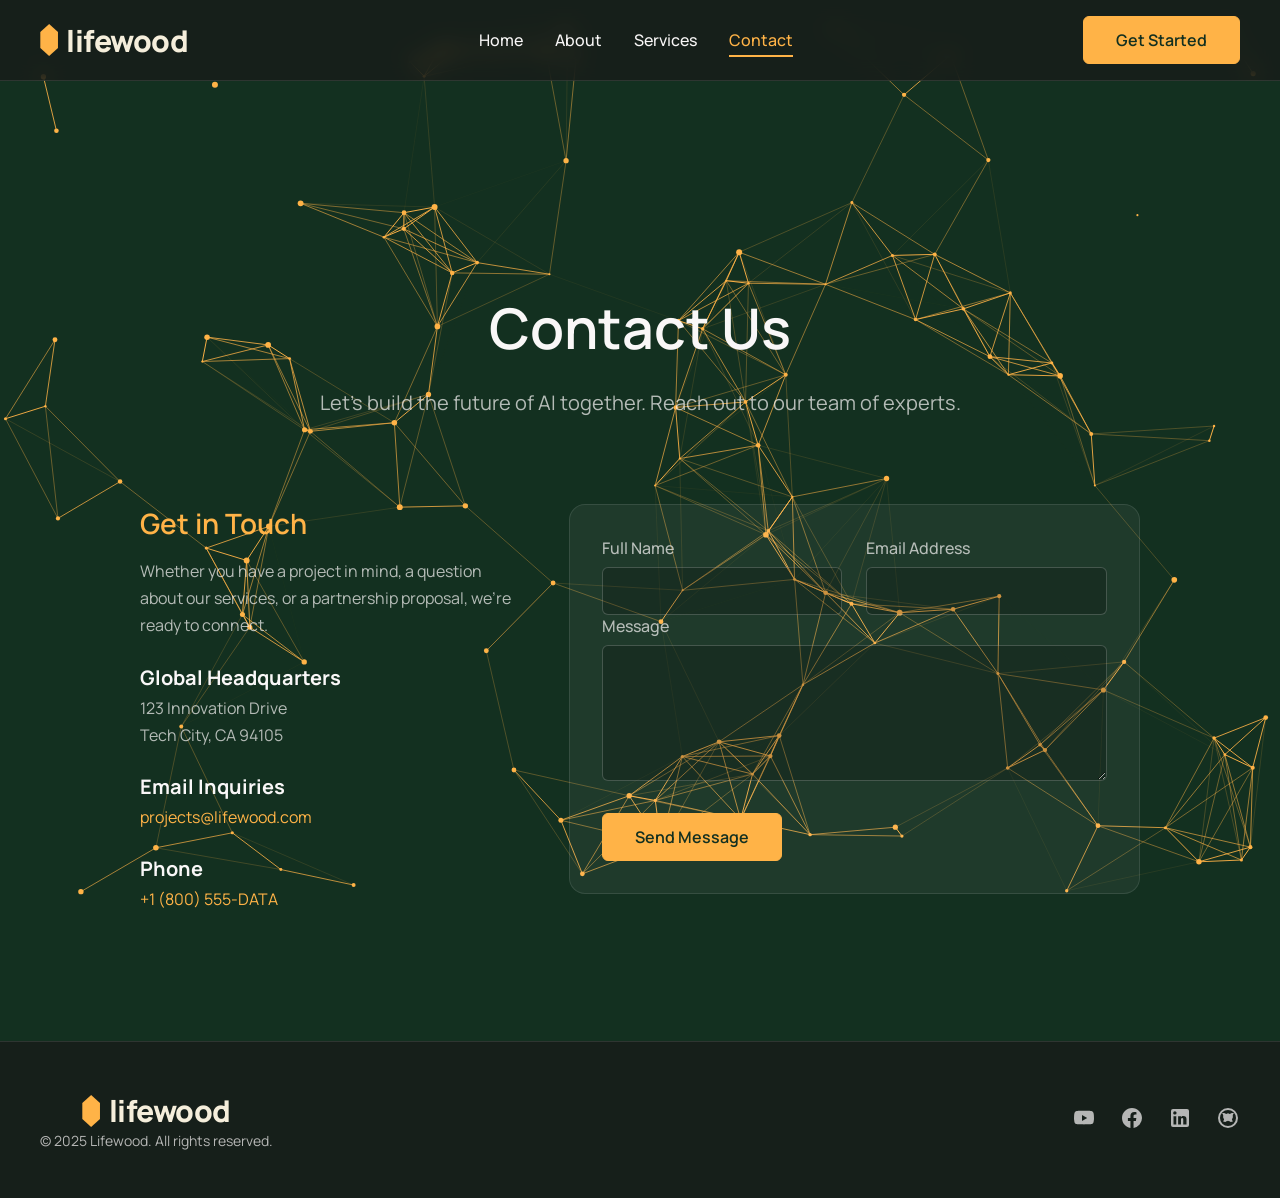
<file: contact.html>
<!DOCTYPE html>
<html lang="en">
<head>
  <meta charset="UTF-8">
  <meta name="viewport" content="width=device-width, initial-scale=1.0">
  <title>Contact Lifewood</title>
  <link rel="preconnect" href="https://fonts.googleapis.com">
  <link rel="preconnect" href="https://fonts.gstatic.com" crossorigin>
  <link href="https://fonts.googleapis.com/css2?family=Manrope:wght@400;500;600;700&display=swap" rel="stylesheet">
  <link href="style.css" rel="stylesheet">
</head>
<body>
  <!-- Canvas for the AI background animation -->
  <canvas id="particle-canvas"></canvas>

  <header class="header">
    <nav class="navbar container">
      <a href="index.html" class="logo">
        <svg class="logo-icon" width="24" height="42" viewBox="0 0 24 42" fill="none" xmlns="http://www.w3.org/2000/svg"><path d="M12 0L23.5962 10.5V31.5L12 42L0.403847 31.5V10.5L12 0Z" fill="currentColor"/></svg>
        <span class="logo-text">lifewood</span>
      </a>
      <ul id="desktop-nav" class="nav-menu">
        <li><a href="index.html" class="nav-link">Home</a></li>
        <li><a href="about.html" class="nav-link">About</a></li>
        <li><a href="services.html" class="nav-link">Services</a></li>
        <li><a href="contact.html" class="nav-link">Contact</a></li>
      </ul>
      <a href="contact.html" class="btn btn-primary nav-cta">Get Started</a>
      <button id="mobile-menu-button" class="mobile-menu-toggle"><svg class="icon-menu" fill="none" stroke="currentColor" viewBox="0 0 24 24"><path stroke-linecap="round" stroke-linejoin="round" stroke-width="2" d="M4 6h16M4 12h16m-7 6h7"></path></svg></button>
    </nav>
  </header>

  <div id="mobile-menu" class="mobile-nav">
      <div class="mobile-nav-header"><button id="close-menu-button" class="mobile-menu-toggle"><svg class="icon-close" fill="none" stroke="currentColor" viewBox="0 0 24 24"><path stroke-linecap="round" stroke-linejoin="round" stroke-width="2" d="M6 18L18 6M6 6l12 12"></path></svg></button></div>
      <ul class="mobile-nav-links">
          <li><a href="index.html" class="mobile-nav-link">Home</a></li>
          <li><a href="about.html" class="mobile-nav-link">About</a></li>
          <li><a href="services.html" class="mobile-nav-link">Services</a></li>
          <li><a href="contact.html" class="mobile-nav-link">Contact</a></li>
      </ul>
  </div>

  <main>
    <section class="page-header-section">
      <div class="container text-center">
        <h1 class="page-title">Contact Us</h1>
        <p class="page-subtitle">Let's build the future of AI together. Reach out to our team of experts.</p>
      </div>
    </section>

    <section class="content-section fade-in-section">
      <div class="container contact-layout">
        <div class="contact-info">
          <h2>Get in Touch</h2>
          <p>Whether you have a project in mind, a question about our services, or a partnership proposal, we're ready to connect.</p>
          <div class="info-block">
            <h3>Global Headquarters</h3>
            <p>123 Innovation Drive<br>Tech City, CA 94105</p>
          </div>
          <div class="info-block">
            <h3>Email Inquiries</h3>
            <p><a href="mailto:projects@lifewood.com">projects@lifewood.com</a></p>
          </div>
          <div class="info-block">
            <h3>Phone</h3>
            <p><a href="tel:+1-800-555-DATA">+1 (800) 555-DATA</a></p>
          </div>
        </div>
        <form id="contact-form" class="contact-form" novalidate>
          <div id="form-feedback" class="form-feedback"></div>
          <div class="form-grid">
            <div class="form-group"><label for="name">Full Name</label><input type="text" id="name" name="name" required></div>
            <div class="form-group"><label for="email">Email Address</label><input type="email" id="email" name="email" required></div>
          </div>
          <div class="form-group"><label for="message">Message</label><textarea id="message" name="message" rows="5" required></textarea></div>
          <div class="form-submit"><button type="submit" class="btn btn-primary">Send Message</button></div>
        </form>
      </div>
    </section>
  </main>

  <footer class="footer">
    <div class="container footer-container">
      <div class="footer-info">
        <a href="index.html" class="logo footer-logo">
            <svg class="logo-icon" width="24" height="42" viewBox="0 0 24 42" fill="none" xmlns="http://www.w3.org/2000/svg"><path d="M12 0L23.5962 10.5V31.5L12 42L0.403847 31.5V10.5L12 0Z" fill="currentColor"/></svg>
            <span class="logo-text">lifewood</span>
        </a>
        <p class="footer-text">© 2025 Lifewood. All rights reserved.</p>
      </div>
      <div class="footer-social">
            <a href="https://www.youtube.com/@LifewoodDataTechnology" target="_blank" class="social-link" aria-label="YouTube">
                <svg fill="currentColor" viewBox="0 0 24 24"><path d="M10,15L15.19,12L10,9V15M21.56,7.17C21.69,7.64 21.78,8.27 21.84,9.07C21.91,9.87 21.94,10.56 21.94,11.16L22,12C22,12.84 21.94,13.5 21.88,14.08C21.79,14.85 21.69,15.5 21.56,15.97C21.31,16.9 20.73,17.69 19.96,17.96C19.43,18.11 18.22,18.26 16.38,18.34C14.54,18.42 12.97,18.44 12,18.44C11.03,18.44 9.46,18.42 7.62,18.34C5.78,18.26 4.57,18.11 4.04,17.96C3.27,17.69 2.69,16.9 2.44,15.97C2.31,15.5 2.21,14.85 2.16,14.08C2.06,13.5 2,12.84 2,12L2.06,11.16C2.06,10.56 2.09,9.87 2.16,9.07C2.22,8.27 2.31,7.64 2.44,7.17C2.69,6.24 3.27,5.45 4.04,5.18C4.57,5.03 5.78,4.88 7.62,4.8C9.46,4.72 11.03,4.7 12,4.7C12.97,4.7 14.54,4.72 16.38,4.8C18.22,4.88 19.43,5.03 19.96,5.18C20.73,5.45 21.31,6.24 21.56,7.17Z"/></svg>
            </a>
            <!-- Facebook -->
            <a href="https://www.facebook.com/LifewoodPH" target="_blank" class="social-link" aria-label="Facebook">
                <svg fill="currentColor" viewBox="0 0 24 24"><path d="M12 2.04C6.5 2.04 2 6.53 2 12.06C2 17.06 5.66 21.21 10.44 21.96V14.96H7.9V12.06H10.44V9.85C10.44 7.34 11.93 5.96 14.22 5.96C15.31 5.96 16.45 6.15 16.45 6.15V8.62H15.19C13.95 8.62 13.56 9.39 13.56 10.18V12.06H16.34L15.89 14.96H13.56V21.96A10.01 10.01 0 0 0 22 12.06C22 6.53 17.5 2.04 12 2.04Z"/></svg>
            </a>
            <!-- LinkedIn -->
            <a href="https://ph.linkedin.com/company/lifewood-data-technology-ltd. target="_blank" class="social-link" aria-label="LinkedIn">
                <svg fill="currentColor" viewBox="0 0 24 24"><path d="M19,3A2,2 0 0,1 21,5V19A2,2 0 0,1 19,21H5A2,2 0 0,1 3,19V5A2,2 0 0,1 5,3H19M18.5,18.5V13.2A3.26,3.26 0 0,0 15.24,9.94C14.39,9.94 13.4,10.43 13,11.25V10.13H10.13V18.5H13V13.57C13,12.8 13.09,12.03 14.17,12.03C15.24,12.03 15.24,12.97 15.24,13.64V18.5H18.5M6.88,8.56A1.68,1.68 0 0,0 8.56,6.88C8.56,6 7.78,5.2 6.88,5.2A1.68,1.68 0 0,0 5.2,6.88C5.2,7.78 6,8.56 6.88,8.56M8.27,18.5V10.13H5.5V18.5H8.27Z"/></svg>
            </a>
            <!-- Website -->
            <a href="https://www.lifewood.com/" target="_blank" class="social-link" aria-label="Website">
                <svg fill="currentColor" viewBox="0 0 24 24"><path d="M12,2A10,10 0 0,0 2,12A10,10 0 0,0 12,22A10,10 0 0,0 22,12A10,10 0 0,0 12,2M12,20A8,8 0 0,1 4,12A8,8 0 0,1 12,4A8,8 0 0,1 20,12A8,8 0 0,1 12,20M16.9,15.6C16.5,14.9 16.2,14.2 15.9,13.5C16.3,12.8 16.6,12 16.9,11.3C16.8,10.6 16.8,9.9 16.8,9.2C17.1,8.5 17.5,7.8 17.9,7.1C17.2,7 16.5,6.9 15.8,6.9C15.1,7.2 14.4,7.6 13.8,8.1L12,7.2L10.2,8.1C9.6,7.6 8.9,7.2 8.2,6.9C7.5,6.9 6.8,7 6.1,7.1C6.5,7.8 6.9,8.5 7.2,9.2C7.2,9.9 7.2,10.6 7.1,11.3C7.4,12 7.7,12.8 8.1,13.5C7.8,14.2 7.5,14.9 7.1,15.6C7.8,15.8 8.5,15.9 9.2,15.9C9.9,15.6 10.6,15.2 11.2,14.7L12,15.2L12.8,14.7C13.4,15.2 14.1,15.6 14.8,15.9C15.5,15.9 16.2,15.8 16.9,15.6Z"/></svg>
            </a>
      </div>
    </div>
  </footer>
  <script src="script.js"></script>
</body>
</html>
</file>
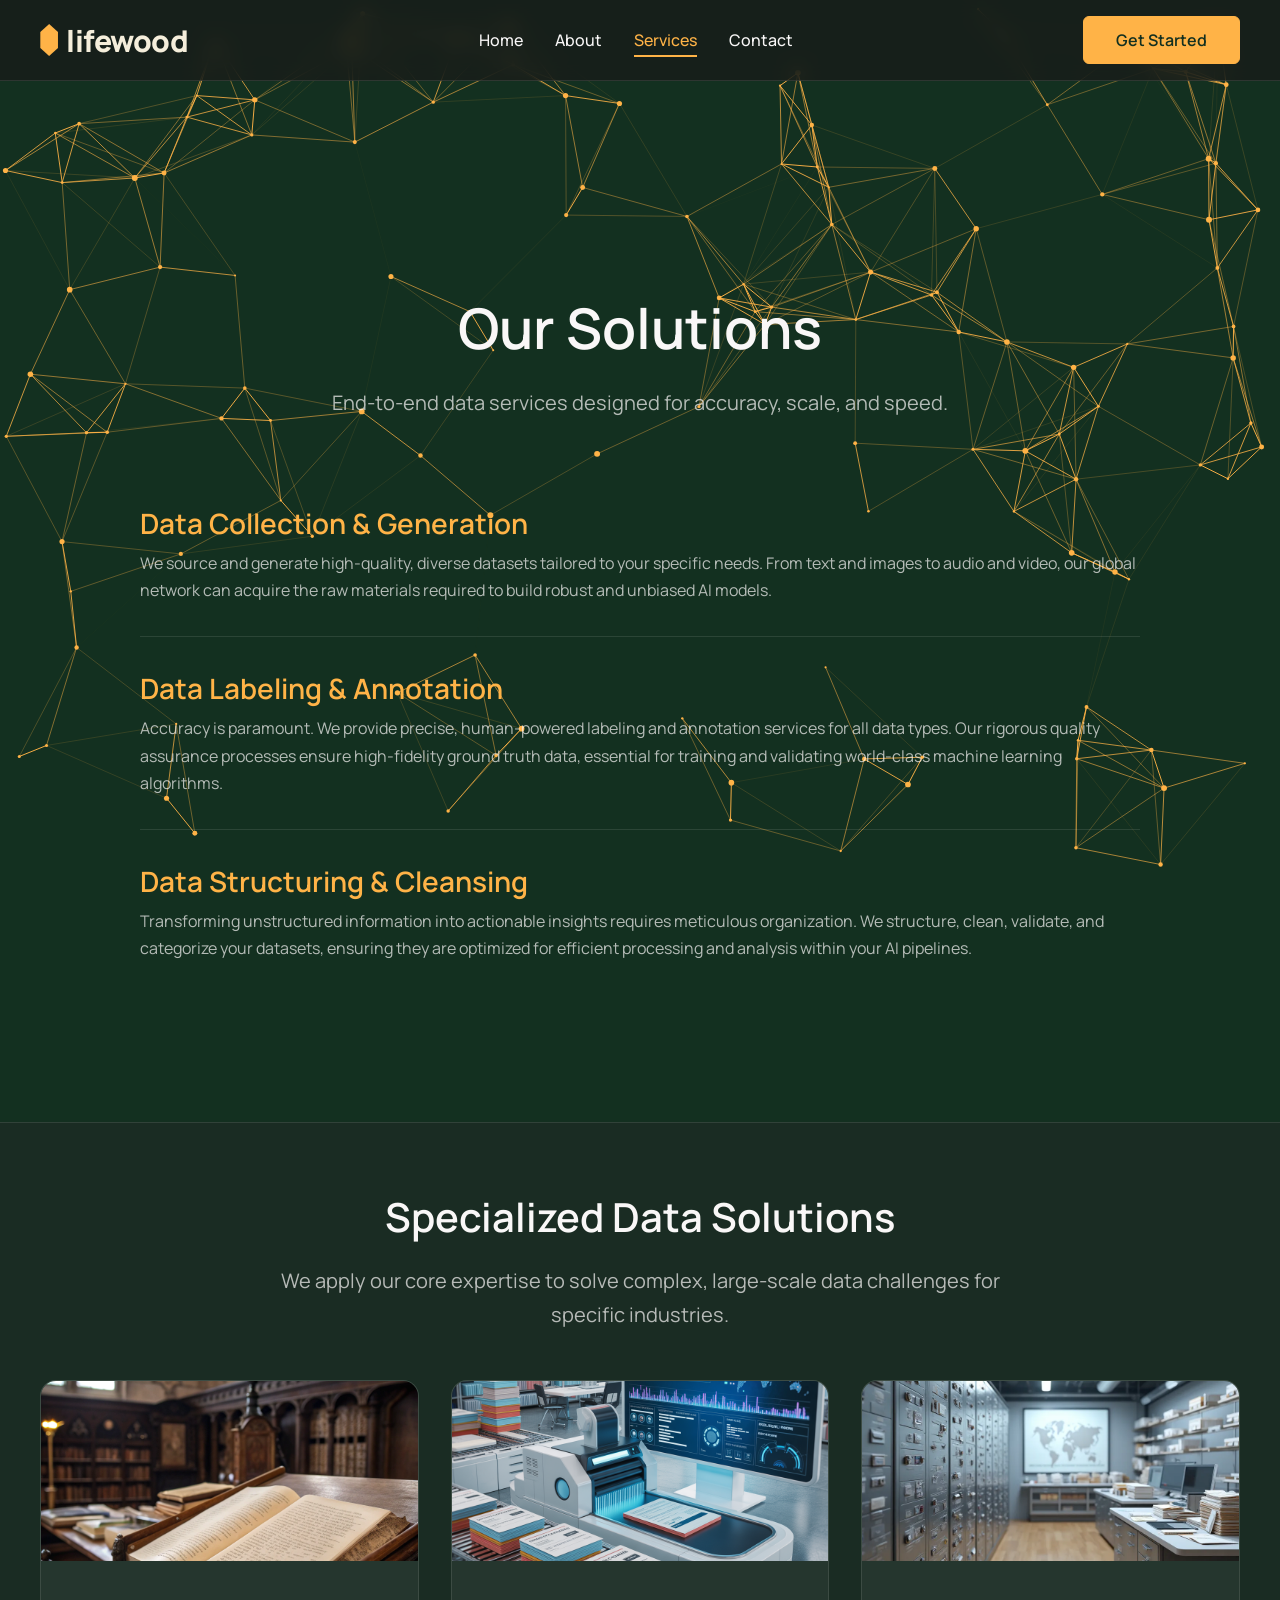
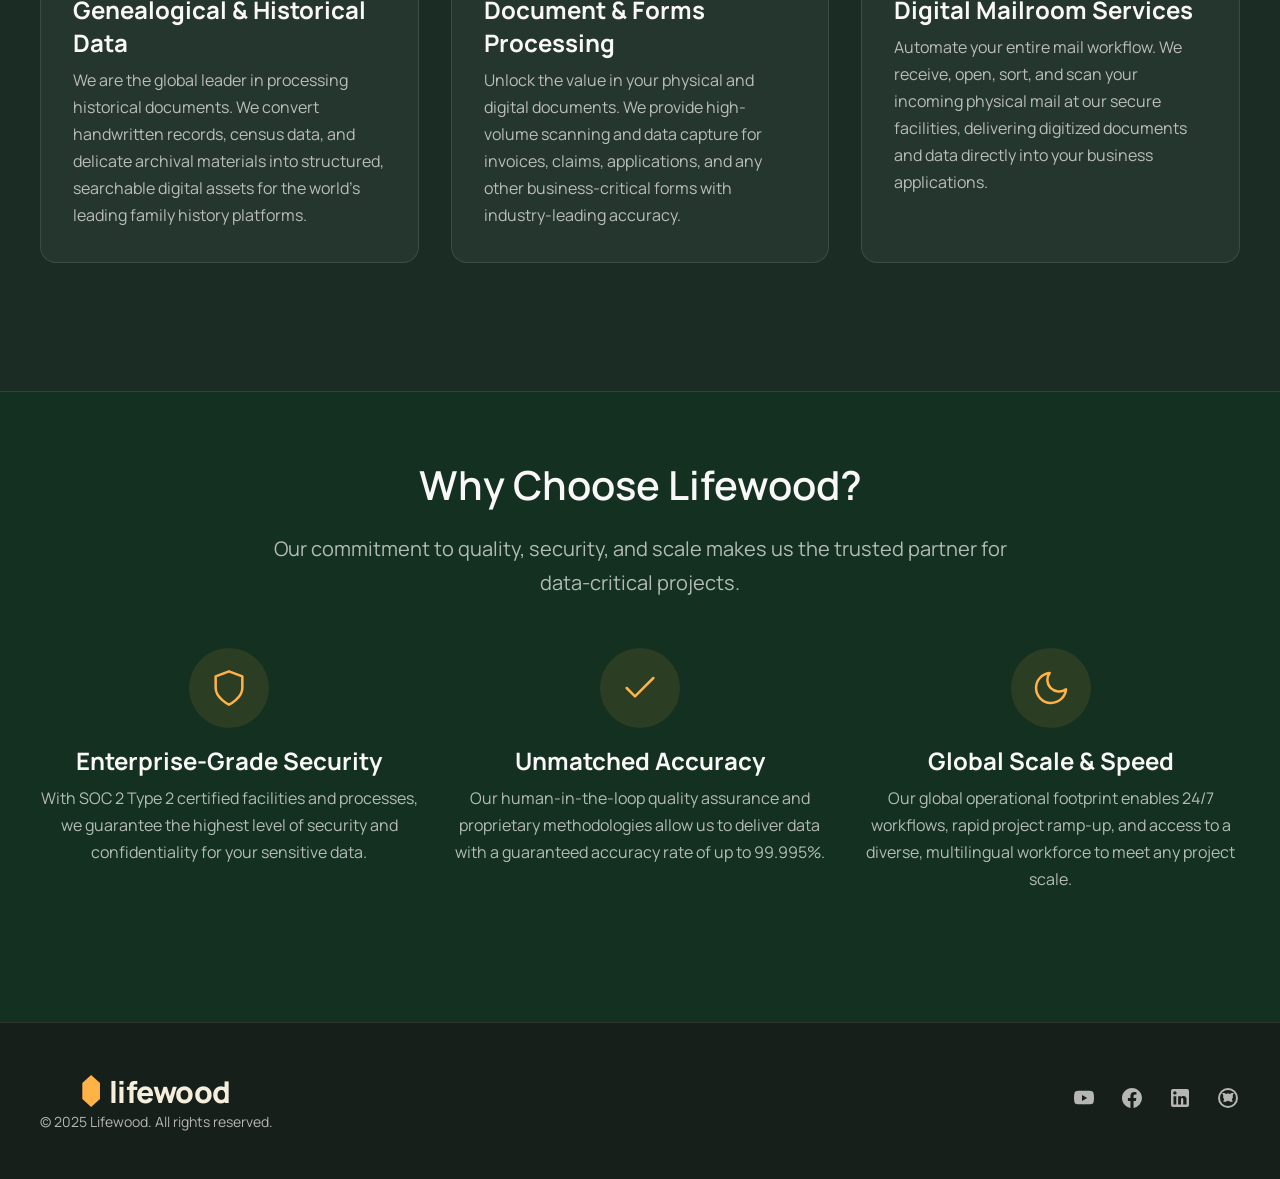
<file: services.html>
<!DOCTYPE html>
<html lang="en">
<head>
  <meta charset="UTF-8">
  <meta name="viewport" content="width=device-width, initial-scale=1.0">
  <title>Services - Lifewood Data Solutions</title>
  <link rel="preconnect" href="https://fonts.googleapis.com">
  <link rel="preconnect" href="https://fonts.gstatic.com" crossorigin>
  <link href="https://fonts.googleapis.com/css2?family=Manrope:wght@400;500;600;700&display=swap" rel="stylesheet">
  <link href="style.css" rel="stylesheet">
</head>
<body>
  <!-- Canvas for the AI background animation -->
  <canvas id="particle-canvas"></canvas>

  <header class="header">
    <nav class="navbar container">
      <a href="index.html" class="logo">
        <svg class="logo-icon" width="24" height="42" viewBox="0 0 24 42" fill="none" xmlns="http://www.w3.org/2000/svg"><path d="M12 0L23.5962 10.5V31.5L12 42L0.403847 31.5V10.5L12 0Z" fill="currentColor"/></svg>
        <span class="logo-text">lifewood</span>
      </a>
      <ul id="desktop-nav" class="nav-menu">
        <li><a href="index.html" class="nav-link">Home</a></li>
        <li><a href="about.html" class="nav-link">About</a></li>
        <li><a href="services.html" class="nav-link">Services</a></li>
        <li><a href="contact.html" class="nav-link">Contact</a></li>
      </ul>
      <a href="contact.html" class="btn btn-primary nav-cta">Get Started</a>
      <button id="mobile-menu-button" class="mobile-menu-toggle"><svg class="icon-menu" fill="none" stroke="currentColor" viewBox="0 0 24 24"><path stroke-linecap="round" stroke-linejoin="round" stroke-width="2" d="M4 6h16M4 12h16m-7 6h7"></path></svg></button>
    </nav>
  </header>

  <div id="mobile-menu" class="mobile-nav">
      <div class="mobile-nav-header"><button id="close-menu-button" class="mobile-menu-toggle"><svg class="icon-close" fill="none" stroke="currentColor" viewBox="0 0 24 24"><path stroke-linecap="round" stroke-linejoin="round" stroke-width="2" d="M6 18L18 6M6 6l12 12"></path></svg></button></div>
      <ul class="mobile-nav-links">
          <li><a href="index.html" class="mobile-nav-link">Home</a></li>
          <li><a href="about.html" class="mobile-nav-link">About</a></li>
          <li><a href="services.html" class="mobile-nav-link">Services</a></li>
          <li><a href="contact.html" class="mobile-nav-link">Contact</a></li>
      </ul>
  </div>

  <main>
    <section class="page-header-section">
      <div class="container text-center">
        <h1 class="page-title">Our Solutions</h1>
        <p class="page-subtitle">End-to-end data services designed for accuracy, scale, and speed.</p>
      </div>
    </section>

    <section class="content-section fade-in-section">
      <div class="container services-list" style="max-width: 1000px;">
        <div class="service-list-item">
          <div class="service-content">
            <h2>Data Collection & Generation</h2>
            <p>We source and generate high-quality, diverse datasets tailored to your specific needs. From text and images to audio and video, our global network can acquire the raw materials required to build robust and unbiased AI models.</p>
          </div>
        </div>
        <div class="service-list-item">
            <div class="service-content">
                <h2>Data Labeling & Annotation</h2>
                <p>Accuracy is paramount. We provide precise, human-powered labeling and annotation services for all data types. Our rigorous quality assurance processes ensure high-fidelity ground truth data, essential for training and validating world-class machine learning algorithms.</p>
            </div>
        </div>
        <div class="service-list-item">
            <div class="service-content">
                <h2>Data Structuring & Cleansing</h2>
                <p>Transforming unstructured information into actionable insights requires meticulous organization. We structure, clean, validate, and categorize your datasets, ensuring they are optimized for efficient processing and analysis within your AI pipelines.</p>
            </div>
        </div>
      </div>
    </section>

    <!-- SPECIALIZED SOLUTIONS SECTION (MODIFIED WITH IMAGES) -->
    <section class="content-section fade-in-section section-bg">
        <div class="container text-center">
            <h2 class="section-title">Specialized Data Solutions</h2>
            <p class="section-subtitle">We apply our core expertise to solve complex, large-scale data challenges for specific industries.</p>
            <div class="services-grid">
                <div class="service-card">
                    <img src="img/oldwritten.png" alt="Old handwritten historical documents" class="service-card-image">
                    <div class="service-card-content">
                        <h3>Genealogical & Historical Data</h3>
                        <p>We are the global leader in processing historical documents. We convert handwritten records, census data, and delicate archival materials into structured, searchable digital assets for the world's leading family history platforms.</p>
                    </div>
                </div>
                <div class="service-card">
                    <img src="img/Business.png" alt="Business documents and forms being processed" class="service-card-image">
                    <div class="service-card-content">
                        <h3>Document & Forms Processing</h3>
                        <p>Unlock the value in your physical and digital documents. We provide high-volume scanning and data capture for invoices, claims, applications, and any other business-critical forms with industry-leading accuracy.</p>
                    </div>
                </div>
                <div class="service-card">
                    <img src="img/mailroom.png" alt="An organized mailroom with letters in slots" class="service-card-image">
                    <div class="service-card-content">
                        <h3>Digital Mailroom Services</h3>
                        <p>Automate your entire mail workflow. We receive, open, sort, and scan your incoming physical mail at our secure facilities, delivering digitized documents and data directly into your business applications.</p>
                    </div>
                </div>
            </div>
        </div>
    </section>
    <!-- END OF SECTION -->

    <!-- WHY CHOOSE US SECTION -->
    <section class="content-section fade-in-section">
        <div class="container text-center">
            <h2 class="section-title">Why Choose Lifewood?</h2>
            <p class="section-subtitle">Our commitment to quality, security, and scale makes us the trusted partner for data-critical projects.</p>
            <div class="benefits-grid">
                <div class="benefit-card">
                    <div class="benefit-card-icon">
                        <svg xmlns="http://www.w3.org/2000/svg" width="40" height="40" viewBox="0 0 24 24" fill="none" stroke="currentColor" stroke-width="1.5" stroke-linecap="round" stroke-linejoin="round"><path d="M12 22s8-4 8-10V5l-8-3-8 3v7c0 6 8 10 8 10z"></path></svg>
                    </div>
                    <h3>Enterprise-Grade Security</h3>
                    <p>With SOC 2 Type 2 certified facilities and processes, we guarantee the highest level of security and confidentiality for your sensitive data.</p>
                </div>
                <div class="benefit-card">
                    <div class="benefit-card-icon">
                        <svg xmlns="http://www.w3.org/2000/svg" width="40" height="40" viewBox="0 0 24 24" fill="none" stroke="currentColor" stroke-width="1.5" stroke-linecap="round" stroke-linejoin="round"><polyline points="20 6 9 17 4 12"></polyline></svg>
                    </div>
                    <h3>Unmatched Accuracy</h3>
                    <p>Our human-in-the-loop quality assurance and proprietary methodologies allow us to deliver data with a guaranteed accuracy rate of up to 99.995%.</p>
                </div>
                <div class="benefit-card">
                    <div class="benefit-card-icon">
                        <svg xmlns="http://www.w3.org/2000/svg" width="40" height="40" viewBox="0 0 24 24" fill="none" stroke="currentColor" stroke-width="1.5" stroke-linecap="round" stroke-linejoin="round"><path d="M21 12.79A9 9 0 1 1 11.21 3 7 7 0 0 0 21 12.79z"></path></svg>
                    </div>
                    <h3>Global Scale & Speed</h3>
                    <p>Our global operational footprint enables 24/7 workflows, rapid project ramp-up, and access to a diverse, multilingual workforce to meet any project scale.</p>
                </div>
            </div>
        </div>
    </section>
    <!-- END OF SECTION -->

  </main>

  <footer class="footer">
    <div class="container footer-container">
      <div class="footer-info">
        <a href="index.html" class="logo footer-logo">
            <svg class="logo-icon" width="24" height="42" viewBox="0 0 24 42" fill="none" xmlns="http://www.w3.org/2000/svg"><path d="M12 0L23.5962 10.5V31.5L12 42L0.403847 31.5V10.5L12 0Z" fill="currentColor"/></svg>
            <span class="logo-text">lifewood</span>
        </a>
        <p class="footer-text">© 2025 Lifewood. All rights reserved.</p>
      </div>
      <div class="footer-social">
            <a href="https://www.youtube.com/@LifewoodDataTechnology" target="_blank" class="social-link" aria-label="YouTube">
                <svg fill="currentColor" viewBox="0 0 24 24"><path d="M10,15L15.19,12L10,9V15M21.56,7.17C21.69,7.64 21.78,8.27 21.84,9.07C21.91,9.87 21.94,10.56 21.94,11.16L22,12C22,12.84 21.94,13.5 21.88,14.08C21.79,14.85 21.69,15.5 21.56,15.97C21.31,16.9 20.73,17.69 19.96,17.96C19.43,18.11 18.22,18.26 16.38,18.34C14.54,18.42 12.97,18.44 12,18.44C11.03,18.44 9.46,18.42 7.62,18.34C5.78,18.26 4.57,18.11 4.04,17.96C3.27,17.69 2.69,16.9 2.44,15.97C2.31,15.5 2.21,14.85 2.16,14.08C2.06,13.5 2,12.84 2,12L2.06,11.16C2.06,10.56 2.09,9.87 2.16,9.07C2.22,8.27 2.31,7.64 2.44,7.17C2.69,6.24 3.27,5.45 4.04,5.18C4.57,5.03 5.78,4.88 7.62,4.8C9.46,4.72 11.03,4.7 12,4.7C12.97,4.7 14.54,4.72 16.38,4.8C18.22,4.88 19.43,5.03 19.96,5.18C20.73,5.45 21.31,6.24 21.56,7.17Z"/></svg>
            </a>
            <!-- Facebook -->
            <a href="https://www.facebook.com/LifewoodPH" target="_blank" class="social-link" aria-label="Facebook">
                <svg fill="currentColor" viewBox="0 0 24 24"><path d="M12 2.04C6.5 2.04 2 6.53 2 12.06C2 17.06 5.66 21.21 10.44 21.96V14.96H7.9V12.06H10.44V9.85C10.44 7.34 11.93 5.96 14.22 5.96C15.31 5.96 16.45 6.15 16.45 6.15V8.62H15.19C13.95 8.62 13.56 9.39 13.56 10.18V12.06H16.34L15.89 14.96H13.56V21.96A10.01 10.01 0 0 0 22 12.06C22 6.53 17.5 2.04 12 2.04Z"/></svg>
            </a>
            <!-- LinkedIn -->
            <a href="https://ph.linkedin.com/company/lifewood-data-technology-ltd. target="_blank" class="social-link" aria-label="LinkedIn">
                <svg fill="currentColor" viewBox="0 0 24 24"><path d="M19,3A2,2 0 0,1 21,5V19A2,2 0 0,1 19,21H5A2,2 0 0,1 3,19V5A2,2 0 0,1 5,3H19M18.5,18.5V13.2A3.26,3.26 0 0,0 15.24,9.94C14.39,9.94 13.4,10.43 13,11.25V10.13H10.13V18.5H13V13.57C13,12.8 13.09,12.03 14.17,12.03C15.24,12.03 15.24,12.97 15.24,13.64V18.5H18.5M6.88,8.56A1.68,1.68 0 0,0 8.56,6.88C8.56,6 7.78,5.2 6.88,5.2A1.68,1.68 0 0,0 5.2,6.88C5.2,7.78 6,8.56 6.88,8.56M8.27,18.5V10.13H5.5V18.5H8.27Z"/></svg>
            </a>
            <!-- Website -->
            <a href="https://www.lifewood.com/" target="_blank" class="social-link" aria-label="Website">
                <svg fill="currentColor" viewBox="0 0 24 24"><path d="M12,2A10,10 0 0,0 2,12A10,10 0 0,0 12,22A10,10 0 0,0 22,12A10,10 0 0,0 12,2M12,20A8,8 0 0,1 4,12A8,8 0 0,1 12,4A8,8 0 0,1 20,12A8,8 0 0,1 12,20M16.9,15.6C16.5,14.9 16.2,14.2 15.9,13.5C16.3,12.8 16.6,12 16.9,11.3C16.8,10.6 16.8,9.9 16.8,9.2C17.1,8.5 17.5,7.8 17.9,7.1C17.2,7 16.5,6.9 15.8,6.9C15.1,7.2 14.4,7.6 13.8,8.1L12,7.2L10.2,8.1C9.6,7.6 8.9,7.2 8.2,6.9C7.5,6.9 6.8,7 6.1,7.1C6.5,7.8 6.9,8.5 7.2,9.2C7.2,9.9 7.2,10.6 7.1,11.3C7.4,12 7.7,12.8 8.1,13.5C7.8,14.2 7.5,14.9 7.1,15.6C7.8,15.8 8.5,15.9 9.2,15.9C9.9,15.6 10.6,15.2 11.2,14.7L12,15.2L12.8,14.7C13.4,15.2 14.1,15.6 14.8,15.9C15.5,15.9 16.2,15.8 16.9,15.6Z"/></svg>
            </a>
      </div>
    </div>
  </footer>
  <script src="script.js"></script>
</body>
</html>
</file>
<file: style.css>
/* ------------------- */
/* ROOT & GLOBAL STYLES */
/* ------------------- */
:root {
  --brand-paper-bg: #f5eedb;
  --brand-dark-serpent: #133020;
  --brand-castleton-green: #046241;
  --brand-accent-saffron: #FFB347;
  --brand-white: #ffffff;
  --brand-sea-salt: #F9F7F7;
  /* Adjusted for dark theme */
  --brand-light-text-muted: rgba(249, 247, 247, 0.7);
  --red-600: #dc2626;
}

html { scroll-behavior: smooth; }

body {
  margin: 0;
  font-family: 'Manrope', sans-serif;
  /* --- MODIFIED FOR DARK THEME --- */
  background-color: var(--brand-dark-serpent);
  color: var(--brand-sea-salt);
  -webkit-font-smoothing: antialiased;
  overflow-x: hidden;
}

/* --- NEW STYLE FOR CANVAS BACKGROUND --- */
#particle-canvas {
  position: fixed;
  top: 0;
  left: 0;
  width: 100%;
  height: 100vh;
  z-index: -1; /* Places canvas behind all content */
}

/* ------------------- */
/* HEADER & NAVIGATION */
/* ------------------- */
.header {
  /* --- MODIFIED HEADER COLOR --- */
  background-color: rgba(25, 25, 25, 0.7); /* Changed from dark green to dark charcoal */
  backdrop-filter: blur(10px);
  position: sticky;
  top: 0;
  z-index: 50;
  border-bottom: 1px solid rgba(249, 247, 247, 0.1);
}

.navbar { display: flex; justify-content: space-between; align-items: center; height: 80px; }

.logo {
  display: flex;
  align-items: center;
  gap: 0.5rem;
  text-decoration: none;
  color: var(--brand-accent-saffron);
}

.logo-icon {
  height: 2rem;
  width: auto;
}

.logo-text {
  font-family: 'Manrope', sans-serif;
  font-size: 1.875rem;
  font-weight: 800;
  letter-spacing: -0.5px;
  color: #f5eedb; /* Changed for better contrast */
}

.nav-menu { display: none; list-style: none; margin: 0; padding: 0; align-items: center; gap: 2rem; }
/* --- MODIFIED FOR DARK THEME --- */
.nav-link { position: relative; text-decoration: none; color: var(--brand-sea-salt); font-weight: 500; transition: color 0.3s ease; padding-bottom: 4px; }
.nav-link:hover { color: var(--brand-accent-saffron); }
.nav-link.active { color: var(--brand-accent-saffron); border-bottom: 2px solid var(--brand-accent-saffron); }
.nav-cta { display: none; }
.mobile-menu-toggle { display: block; background: none; border: none; cursor: pointer; color: var(--brand-sea-salt); }
.icon-menu, .icon-close { width: 2rem; height: 2rem; }
/* --- MODIFIED FOR DARK THEME --- */
.mobile-nav { display: none; position: fixed; inset: 0; background-color: rgba(19, 48, 32, 0.95); backdrop-filter: blur(8px); z-index: 100; }
.mobile-nav.is-open { display: block; }
.mobile-nav-header { display: flex; justify-content: flex-end; padding: 1.5rem; }
.mobile-nav-links { display: flex; flex-direction: column; align-items: center; justify-content: center; height: calc(100% - 80px); list-style: none; padding: 0; margin: 0; gap: 2rem; }
.mobile-nav-link { font-family: 'Manrope', sans-serif; font-size: 1.75rem; font-weight: 600; color: var(--brand-sea-salt); text-decoration: none; }

/* ------------------- */
/* BUTTONS */
/* ------------------- */
.btn { display: inline-block; padding: 0.75rem 2rem; border-radius: 0.375rem; text-decoration: none; font-family: 'Manrope', sans-serif; font-weight: 600; font-size: 1rem; transition: all 0.3s ease; border: 1px solid; }
.btn-primary { background-color: var(--brand-accent-saffron); border-color: var(--brand-accent-saffron); color: var(--brand-dark-serpent); }
.btn-primary:hover { background-color: #E79651; border-color: #E79651; transform: translateY(-2px); }
.btn-secondary { border-color: var(--brand-accent-saffron); color: var(--brand-accent-saffron); }
.btn-secondary:hover { background-color: var(--brand-accent-saffron); color: var(--brand-dark-serpent); transform: translateY(-2px); }

/* ------------------- */
/* PAGE STRUCTURE & TYPOGRAPHY */
/* ------------------- */
.container { max-width: 1200px; margin-inline: auto; padding-inline: 1.5rem; }
main { padding-top: 80px; }
section { padding-block: clamp(4rem, 10vw, 8rem); text-align: center; position: relative; }

/* --- MODIFIED SECTION BACKGROUND --- */
.section-bg {
  background-color: #1a2c23; /* A dark, desaturated green-gray for better harmony */
  border-top: 1px solid rgba(249, 247, 247, 0.1);
  border-bottom: 1px solid rgba(249, 247, 247, 0.1);
}

.page-header-section { padding-bottom: 2rem; }
/* --- MODIFIED FOR DARK THEME --- */
.page-title, .section-title, .content-block h2, .service-list-item h2, .contact-info h2 { font-family: 'Manrope', sans-serif; font-weight: 600; color: var(--brand-sea-salt); }
.page-title { font-size: clamp(2.5rem, 6vw, 3.5rem); margin: 0; }
.section-title { font-size: clamp(2rem, 5vw, 2.5rem); margin-bottom: 1rem; }
.page-subtitle, .section-subtitle { font-size: 1.25rem; color: var(--brand-light-text-muted); max-width: 48rem; margin-inline: auto; line-height: 1.7; }

/* --- MODIFIED HERO SECTION ALIGNMENT --- */
.hero-section {
  min-height: calc(100vh - 80px);
  display: flex;
  align-items: flex-start; /* Changed from center to flex-start */
  justify-content: center;
  padding-top: clamp(4rem, 15vh, 10rem); /* Added significant, responsive top padding */
  padding-bottom: 2rem;
}

.hero-container { display: flex; flex-direction: column; align-items: center; gap: 2rem; }
.hero-content { text-align: center; }
/* --- MODIFIED FOR DARK THEME --- */
.hero-title { font-family: 'Manrope', sans-serif; font-size: clamp(2.5rem, 8vw, 4.5rem); font-weight: 600; letter-spacing: -1px; margin: 0 0 1.5rem 0; color: var(--brand-sea-salt); }
.hero-subtitle { margin-bottom: 2.5rem; }
.hero-image-placeholder img { max-width: 100%; height: auto; border-radius: 1rem; }

/* ------------------- */
/* STATS GRID & BENTO GRID */
/* ------------------- */
.stats-grid { display: grid; grid-template-columns: repeat(auto-fit, minmax(200px, 1fr)); gap: 2rem; margin-top: 3rem; }
.stat-card { text-align: center; }
.stat-number { font-size: clamp(2.5rem, 6vw, 3.5rem); font-weight: 700; color: var(--brand-accent-saffron); margin: 0; }
.stat-label { font-size: 1rem; color: var(--brand-light-text-muted); margin-top: 0.5rem; }
.grid-section-wrapper { padding-top: 0; }
.bento-grid { display: grid; gap: 1rem; }
/* --- MODIFIED FOR DARK THEME --- */
.grid-card { background: rgba(255, 255, 255, 0.05); padding: 1.5rem; border-radius: 1rem; border: 1px solid rgba(249, 247, 247, 0.1); backdrop-filter: blur(10px); transition: all 0.3s ease; text-align: left; }
.grid-card:hover { border-color: rgba(249, 247, 247, 0.3); transform: translateY(-5px); box-shadow: 0 10px 20px rgba(0, 0, 0, 0.1); }
.card-title { font-size: clamp(1.5rem, 4vw, 2rem); margin: 0 0 1rem 0; }
.card-subtitle { font-size: 1.25rem; margin: 0; }
.card-text { max-width: none; font-size: 1rem; color: var(--brand-light-text-muted); line-height: 1.7; }
.card-service { display: flex; flex-direction: column; align-items: center; justify-content: center; text-align: center; gap: 0.75rem; }
.service-icon { color: var(--brand-accent-saffron); background-color: rgba(255, 179, 71, 0.1); width: 50px; height: 50px; border-radius: 50%; display: flex; align-items: center; justify-content: center; font-size: 1.5rem; }

/* ------------------- */
/* CONTENT PAGES */
/* ------------------- */
.content-section { padding-top: 2rem; }
.content-container, .services-list, .contact-layout { max-width: 800px; text-align: left; }
.content-image { width: 100%; height: auto; border-radius: 1rem; margin-bottom: 2rem; }
.content-block { margin-bottom: 2rem; }
/* --- MODIFIED FOR DARK THEME --- */
.content-block h2 { font-size: 1.75rem; color: var(--brand-accent-saffron); margin: 0 0 1rem 0; }
.content-block p, .content-block li { color: var(--brand-light-text-muted); line-height: 1.7; }
.content-block ul { list-style: none; padding-left: 0; }
.content-block li { padding-left: 1.5rem; position: relative; margin-bottom: 0.5rem; }
.content-block li::before { content: '■'; position: absolute; left: 0; color: var(--brand-accent-saffron); font-size: 0.8rem; }
.service-list-item { border-bottom: 1px solid rgba(249, 247, 247, 0.1); padding-bottom: 2rem; margin-bottom: 2rem; display: flex; flex-direction: column; gap: 1.5rem; }
.service-list-item:last-child { border-bottom: none; margin-bottom: 0; }
.service-list-item h2 { font-size: 1.75rem; color: var(--brand-accent-saffron); margin: 0 0 0.5rem 0; }
.service-list-item p { color: var(--brand-light-text-muted); line-height: 1.7; margin: 0; }
.img-placeholder img { width: 100%; border-radius: 0.5rem; }
.contact-layout { display: grid; gap: 3rem; max-width: 1000px; }
.contact-info h2 { font-size: 1.75rem; color: var(--brand-accent-saffron); margin: 0 0 1rem 0; }
.contact-info p { line-height: 1.7; color: var(--brand-light-text-muted); }
.contact-info a { color: var(--brand-accent-saffron); text-decoration: none; transition: color 0.3s; }
.contact-info a:hover { color: #E79651; }
.info-block { margin-top: 1.5rem; }
.info-block h3 { font-size: 1.25rem; color: var(--brand-sea-salt); margin: 0 0 0.25rem 0; }
.info-block p { margin: 0; }

/* --- NEW: FEATURE SECTION STYLES --- */
.feature-section {
  display: flex;
  flex-direction: column;
  align-items: center;
  gap: 2rem;
  text-align: center;
}

.feature-image {
  flex: 1;
  max-width: 450px;
}

.feature-image img {
  width: 100%;
  height: auto;
  border-radius: 1rem;
}

.feature-content {
  flex: 1;
  text-align: left;
}

/* --- NEW: SERVICES GRID STYLES (MODIFIED FOR IMAGES) --- */
.services-grid {
  display: grid;
  grid-template-columns: repeat(auto-fit, minmax(280px, 1fr));
  gap: 2rem;
  margin-top: 3rem;
  text-align: left;
}

.service-card {
  background-color: rgba(255, 255, 255, 0.05);
  border-radius: 1rem;
  border: 1px solid rgba(249, 247, 247, 0.1);
  transition: all 0.3s ease;
  overflow: hidden; /* Important: Keeps the image within the rounded corners */
}

.service-card:hover {
  transform: translateY(-5px);
  border-color: var(--brand-accent-saffron);
}

.service-card-image {
  width: 100%;
  height: 180px;
  object-fit: cover; /* Ensures image covers the area without distortion */
  display: block;
}

.service-card-content {
  padding: 2rem; /* Padding for the text content below the image */
}

.service-card h3 {
  font-size: 1.5rem;
  margin: 0 0 0.5rem 0;
  color: var(--brand-sea-salt);
}

.service-card p {
  color: var(--brand-light-text-muted);
  line-height: 1.7;
  margin: 0;
}

/* --- NEW: TIMELINE STYLES --- */
.timeline {
  margin-top: 3rem;
  position: relative;
  max-width: 600px;
  margin-inline: auto;
}

.timeline::after {
  content: '';
  position: absolute;
  width: 2px;
  background-color: rgba(255, 179, 71, 0.3);
  top: 0;
  bottom: 0;
  left: 50%;
  margin-left: -1px;
}

.timeline-item {
  padding: 1rem 2.5rem;
  position: relative;
  width: 50%;
}

.timeline-item:nth-child(odd) {
  left: 0;
  text-align: right;
  padding-right: 3rem;
}

.timeline-item:nth-child(even) {
  left: 50%;
  text-align: left;
  padding-left: 3rem;
}

.timeline-item::after {
  content: '';
  position: absolute;
  width: 16px;
  height: 16px;
  right: -8px;
  background-color: var(--brand-dark-serpent);
  border: 3px solid var(--brand-accent-saffron);
  top: 20px;
  border-radius: 50%;
  z-index: 1;
}

.timeline-item:nth-child(even)::after {
  left: -8px;
}

.timeline-content h3 {
  margin: 0 0 0.5rem 0;
  color: var(--brand-accent-saffron);
  font-size: 1.25rem;
}

.timeline-content p {
  margin: 0;
  color: var(--brand-light-text-muted);
}

/* --- NEW: BENEFITS GRID STYLES --- */
.benefits-grid {
  display: grid;
  grid-template-columns: repeat(auto-fit, minmax(280px, 1fr));
  gap: 2rem;
  margin-top: 3rem;
}

.benefit-card {
  text-align: center;
}

.benefit-card-icon {
  font-size: 2.5rem;
  color: var(--brand-accent-saffron);
  margin-bottom: 1rem;
  background-color: rgba(255, 179, 71, 0.1);
  width: 80px;
  height: 80px;
  border-radius: 50%;
  display: inline-flex;
  align-items: center;
  justify-content: center;
}

.benefit-card h3 {
  font-size: 1.5rem;
  margin: 0 0 0.5rem 0;
  color: var(--brand-sea-salt);
}

.benefit-card p {
  color: var(--brand-light-text-muted);
  line-height: 1.7;
  margin: 0;
}

/* ------------------- */
/* FORM STYLES */
/* ------------------- */
/* --- MODIFIED FOR DARK THEME --- */
.contact-form { background-color: rgba(255, 255, 255, 0.05); padding: 2rem; border-radius: 1rem; border: 1px solid rgba(249, 247, 247, 0.1); }
.form-grid { display: grid; gap: 1.5rem; }
.form-group { display: flex; flex-direction: column; }
.form-group label { margin-bottom: 0.5rem; font-weight: 500; color: var(--brand-light-text-muted); }
.form-group input, .form-group textarea { width: 100%; padding: 0.75rem 1rem; background-color: rgba(0,0,0,0.2); border: 1px solid rgba(249, 247, 247, 0.2); border-radius: 0.375rem; color: var(--brand-sea-salt); box-sizing: border-box; font-family: 'Manrope', sans-serif; font-size: 1rem; }
.form-group input:focus, .form-group textarea:focus { outline: none; border-color: var(--brand-accent-saffron); box-shadow: 0 0 0 2px rgba(255, 179, 71, 0.2); }
.form-submit { margin-top: 2rem; }
.form-feedback { margin-bottom: 1rem; text-align: center; font-weight: 500; padding: 0.75rem; border-radius: 0.375rem; display: none; }
.form-feedback.error { color: var(--red-600); background-color: rgba(220, 38, 38, 0.1); display: block; }
.form-feedback.success { color: var(--brand-castleton-green); background-color: rgba(4, 98, 65, 0.1); display: block; }

/* ------------------- */
/* FOOTER */
/* ------------------- */
/* --- MODIFIED FOOTER TO MATCH HEADER --- */
.footer {
  background-color: rgba(25, 25, 25, 0.7); /* Match header color */
  backdrop-filter: blur(10px); /* Match header blur effect */
  border-top: 1px solid rgba(249, 247, 247, 0.1);
  padding: 3rem 0;
  text-align: center;
}

.footer-container { display: flex; flex-direction: column; align-items: center; gap: 1.5rem; }
.footer-logo { justify-content: center; }
.footer-text { margin: 0; font-size: 0.875rem; color: var(--brand-light-text-muted); }
.footer-social { display: flex; gap: 1.5rem; }
.social-link { color: var(--brand-light-text-muted); transition: color 0.3s ease; }
.social-link:hover { color: var(--brand-accent-saffron); }
.social-link svg { width: 1.5rem; height: 1.5rem; }

/* ------------------- */
/* ANIMATIONS & RESPONSIVENESS */
/* ------------------- */
.fade-in-section { opacity: 0; transform: translateY(30px); transition: opacity 0.8s ease-out, transform 0.8s ease-out; }
.fade-in-section.visible { opacity: 1; transform: translateY(0); }

@media (min-width: 768px) {
  .nav-cta { display: inline-block; }
  .mobile-menu-toggle { display: none; }
  .nav-menu { display: flex; }
  .hero-container { flex-direction: row; justify-content: space-between; align-items: center; }
  .hero-content { text-align: left; font-size: 20px; flex: 1; }
  /* Hero image placeholder is removed, so no need for this rule */
  /* .hero-image-placeholder { flex: 1; max-width: 50%; } */
  .bento-grid { grid-template-columns: repeat(4, 1fr); grid-template-rows: auto; grid-template-areas: "large large stat1 service1" "large large stat2 service2" "service3 service4 service5 service6"; }
  .card-large { grid-area: large; }
  .card-stat:nth-of-type(2) { grid-area: stat1; }
  .card-stat:nth-of-type(3) { grid-area: stat2; }
  .card-service:nth-of-type(4) { grid-area: service1; }
  .card-service:nth-of-type(5) { grid-area: service2; }
  .card-service:nth-of-type(6) { grid-area: service3; }
  .card-service:nth-of-type(7) { grid-area: service4; }
  .card-service:nth-of-type(8) { grid-area: service5; }
  .card-service:nth-of-type(9) { grid-area: service6; }
  .service-list-item { flex-direction: row; align-items: center; justify-content: space-between; }
  .service-content { flex: 2; }
  .img-placeholder { flex: 1; text-align: right; }
  .contact-layout { grid-template-columns: 1fr 1.5fr; align-items: start; }
  .form-grid { grid-template-columns: 1fr 1fr; }
  .footer-container { flex-direction: row; justify-content: space-between; }
  .feature-section {
    flex-direction: row; /* Side-by-side on larger screens */
    text-align: left;
    gap: 4rem;
  }
}

@media (min-width: 1024px) {
  .bento-grid { grid-template-areas: "large large stat1 stat2" "large large service1 service2" "service3 service4 service5 service6"; }
}
</file>
